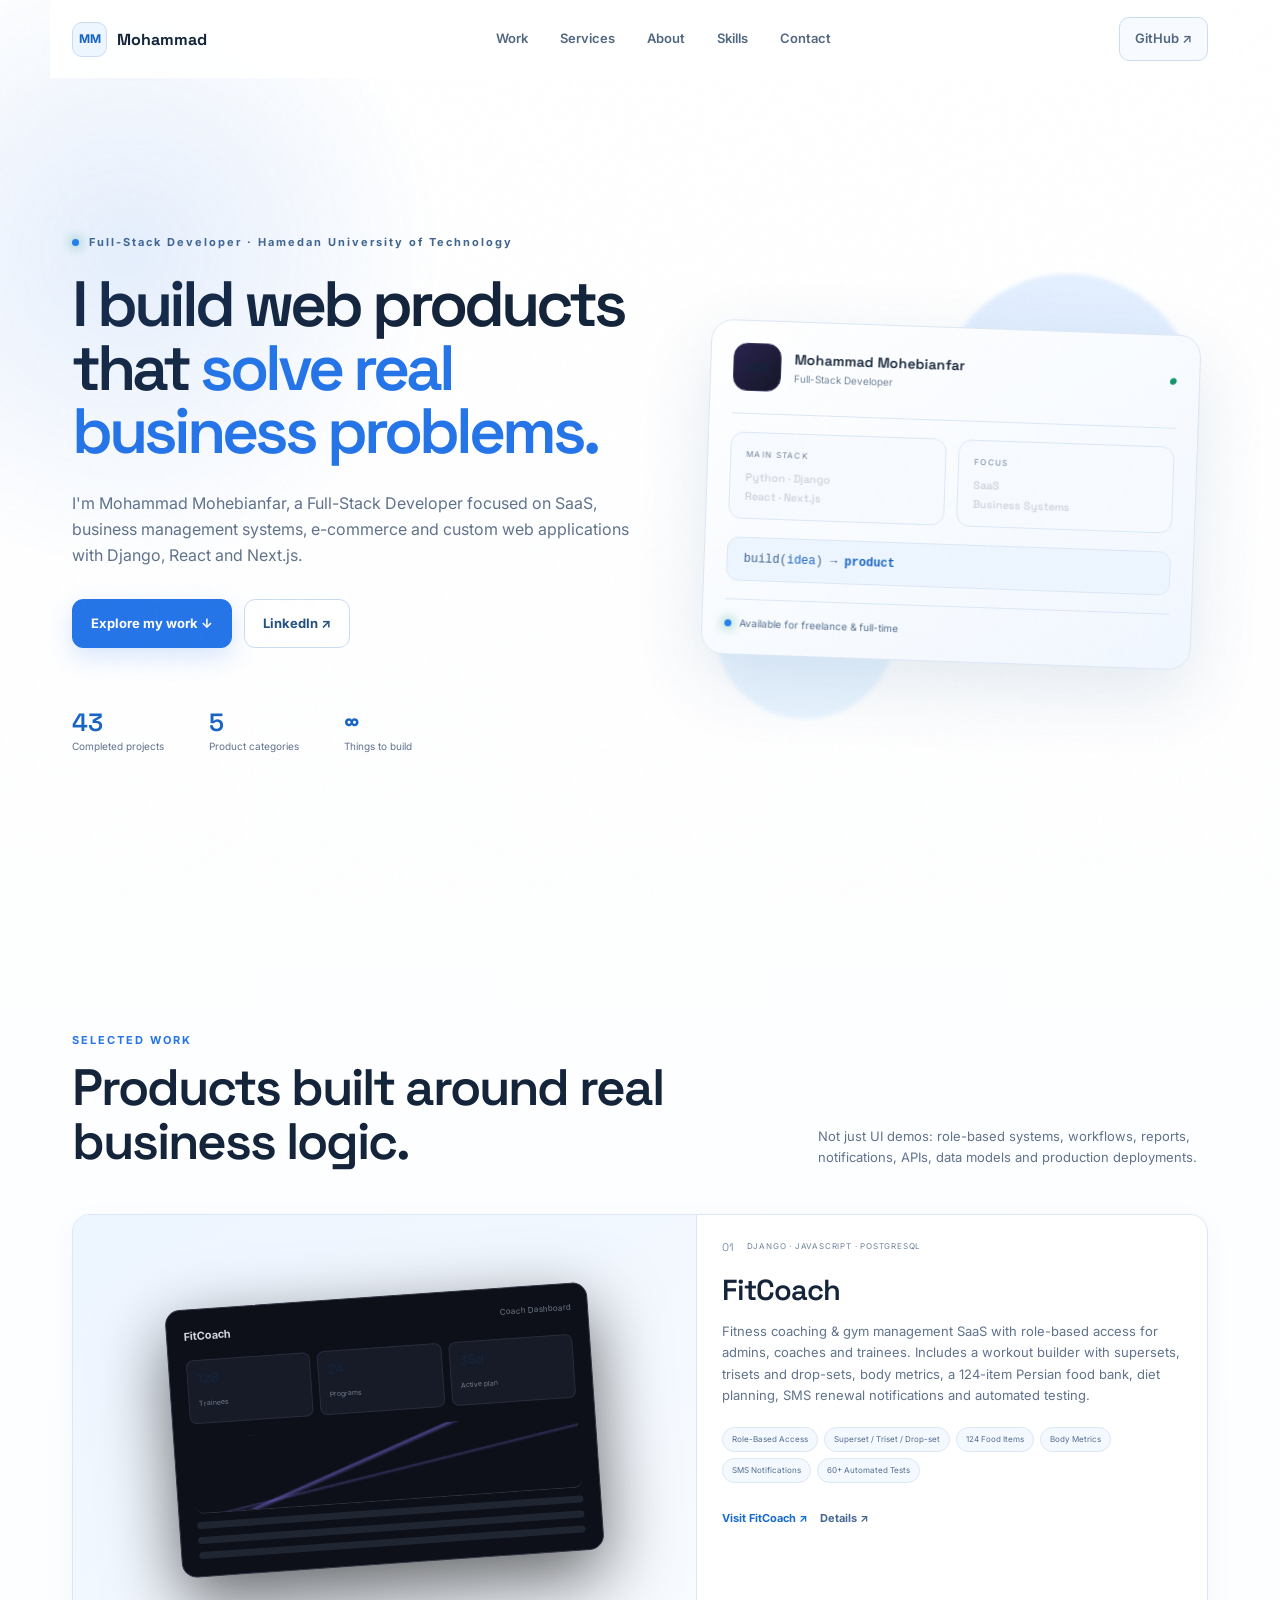
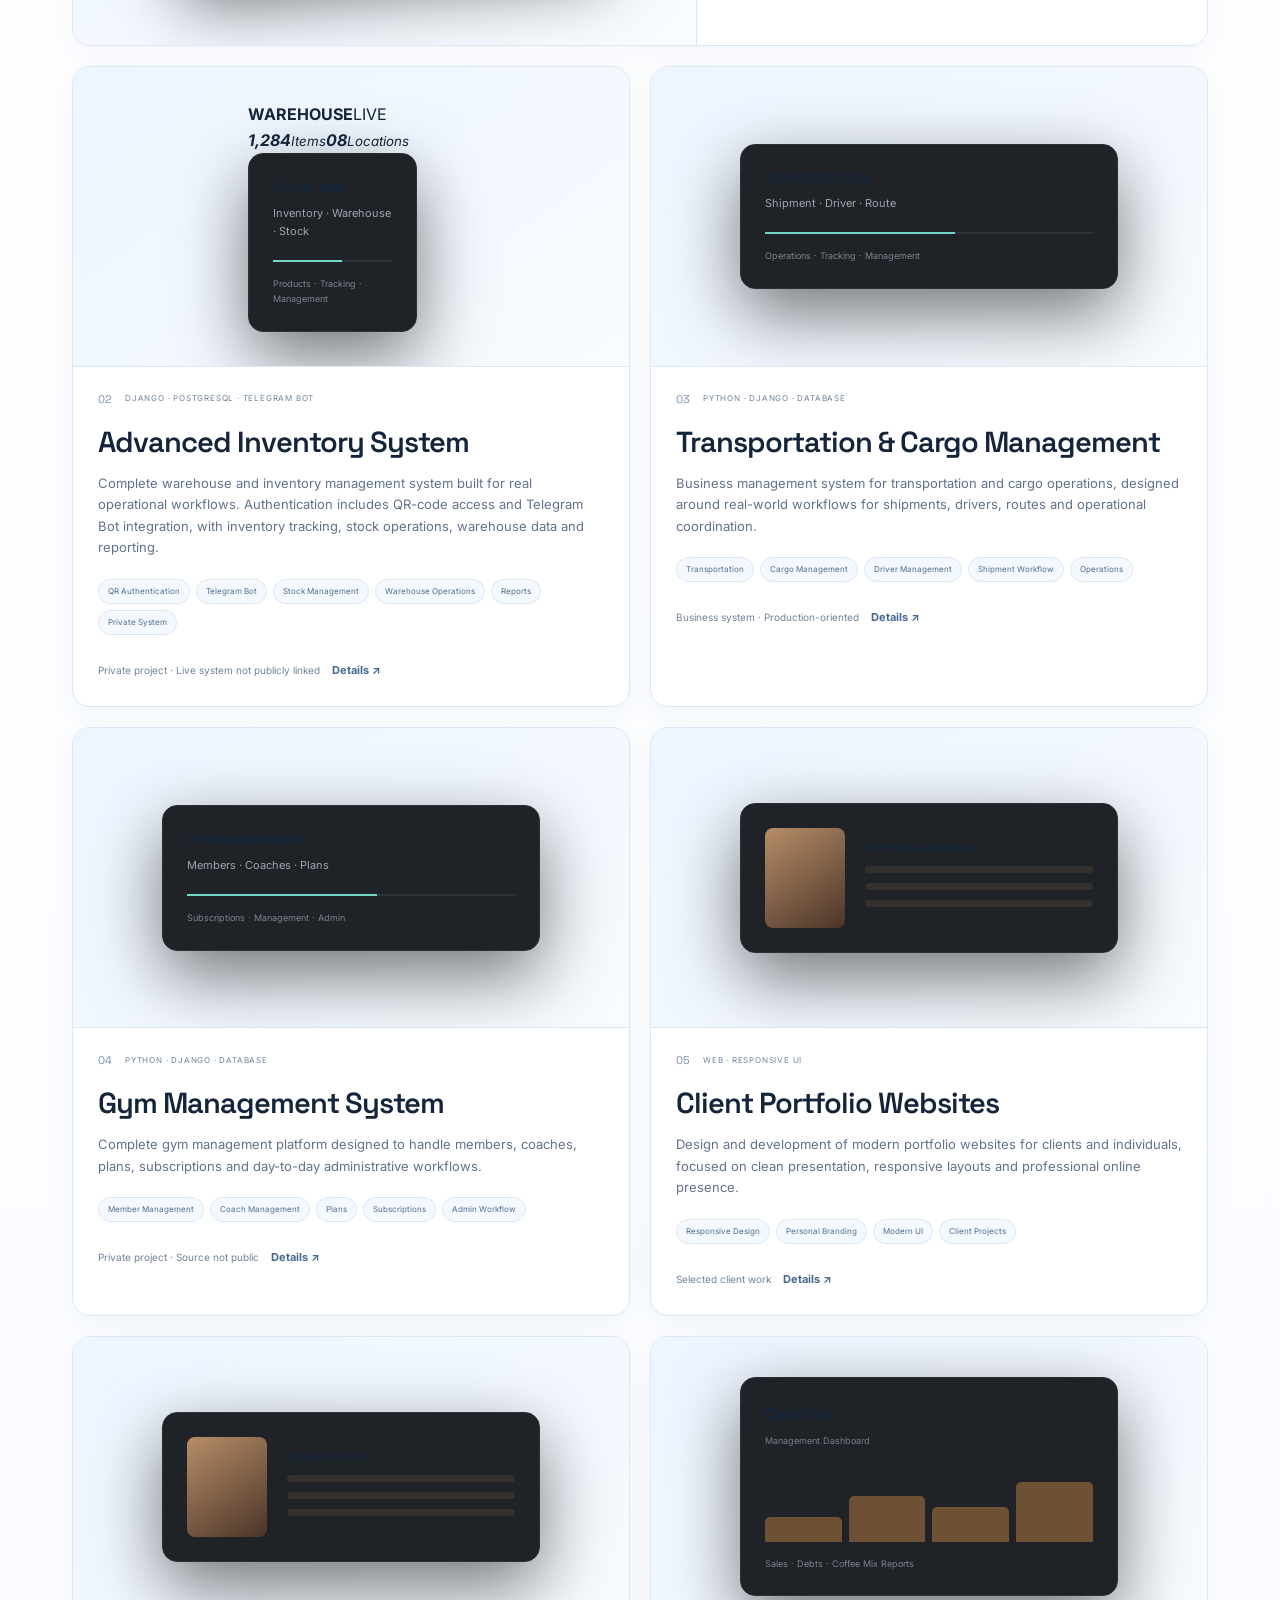
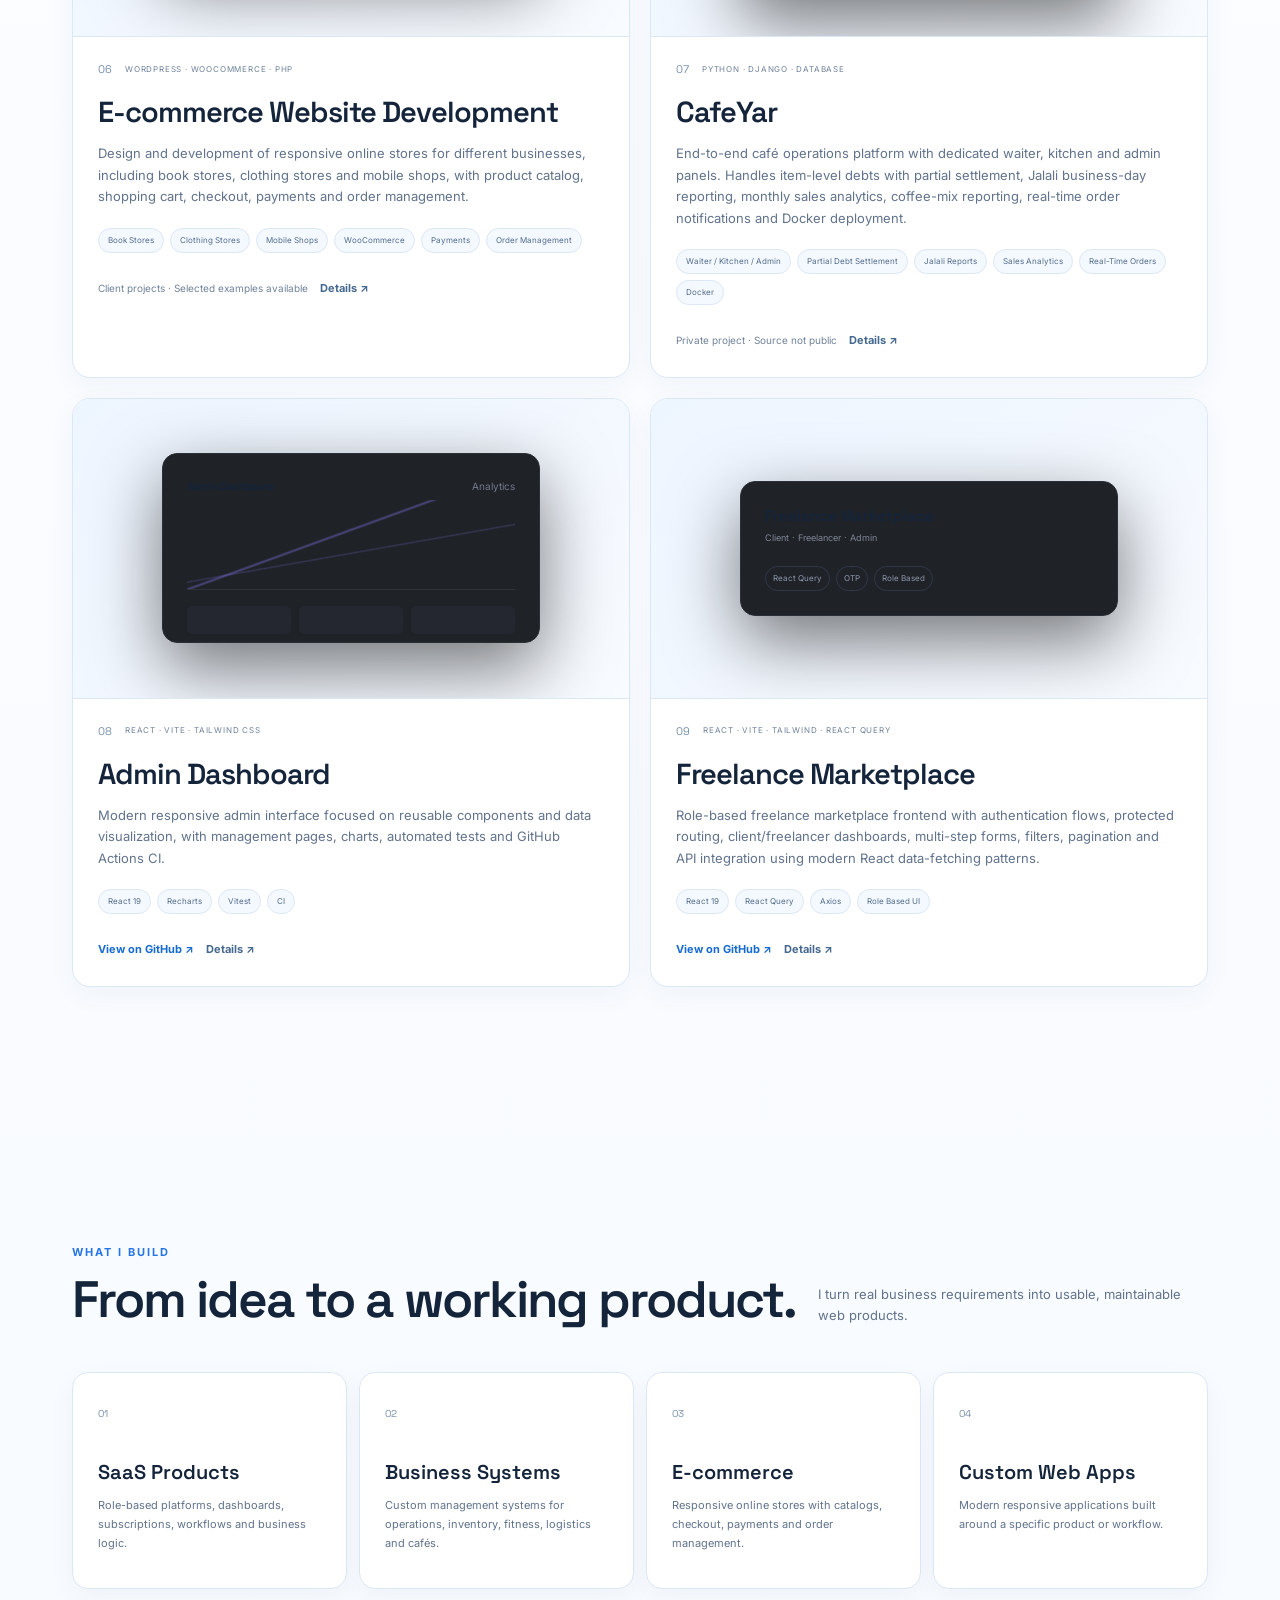
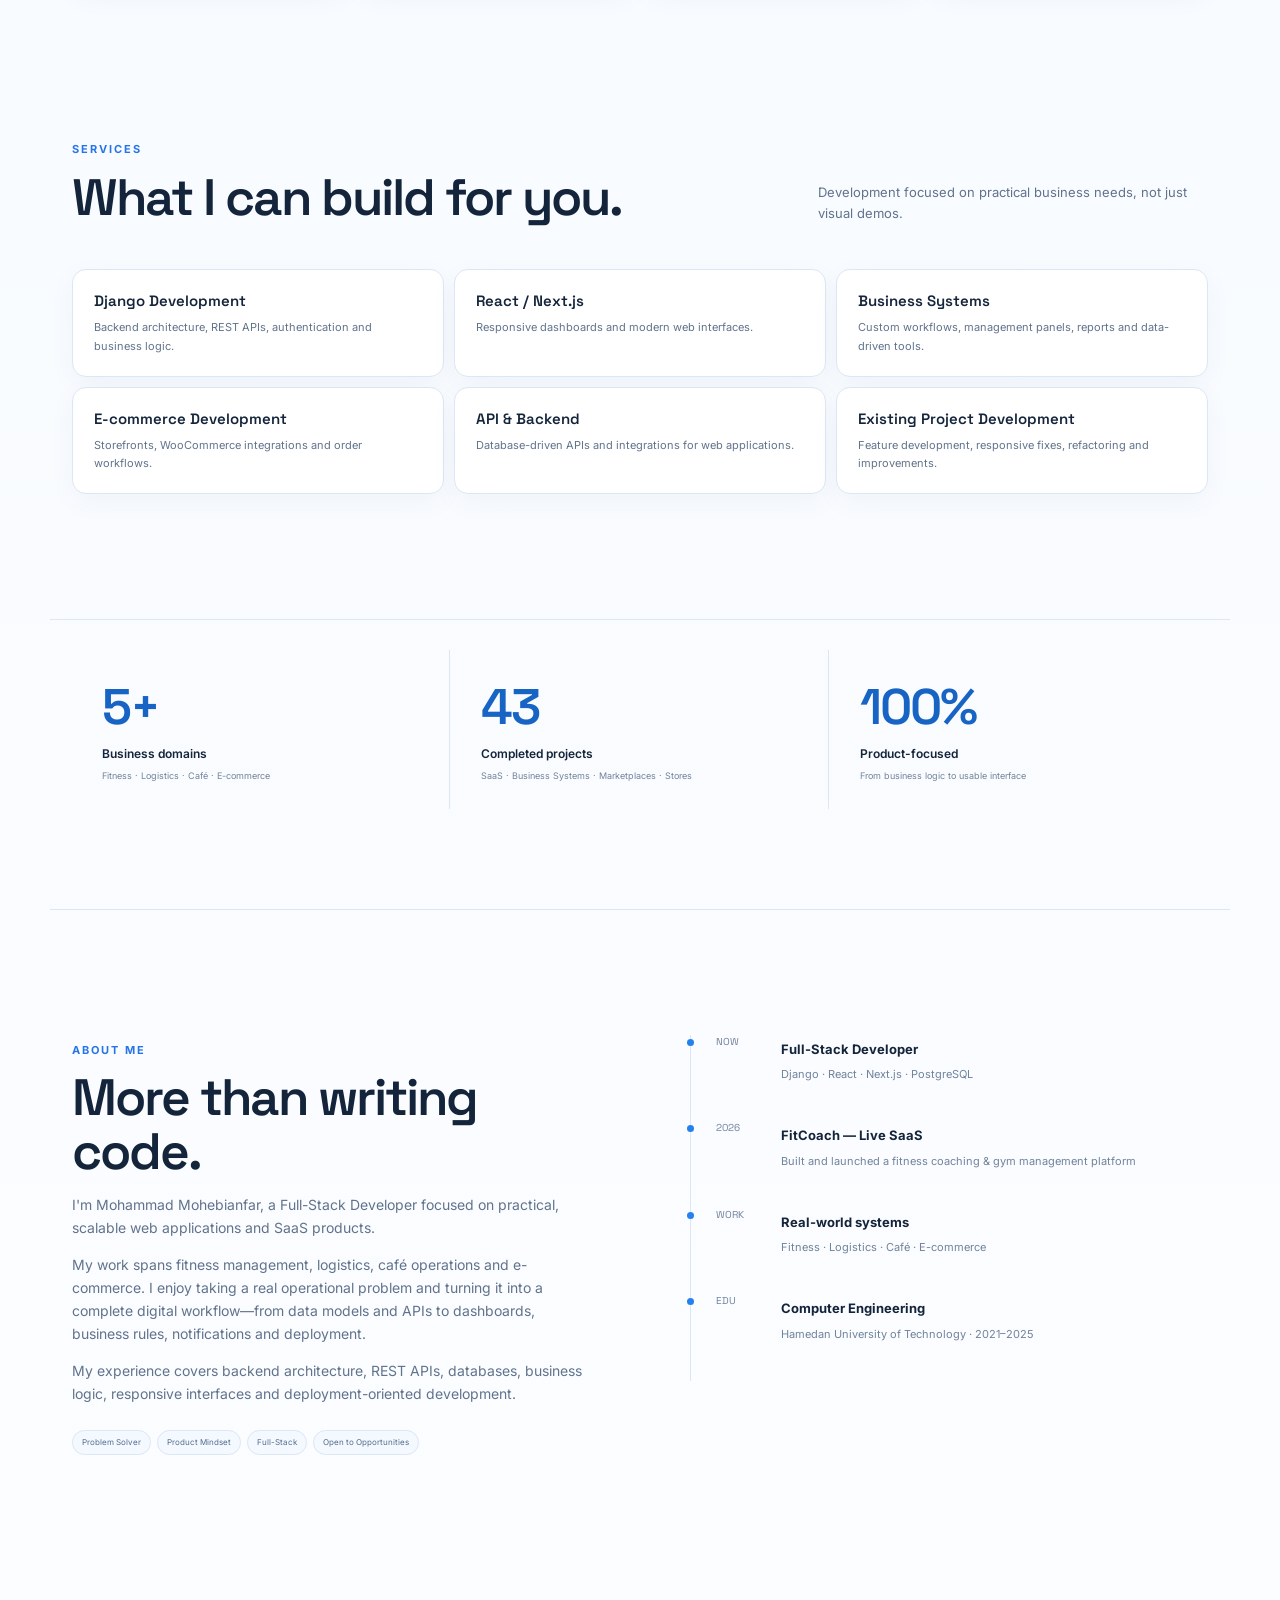
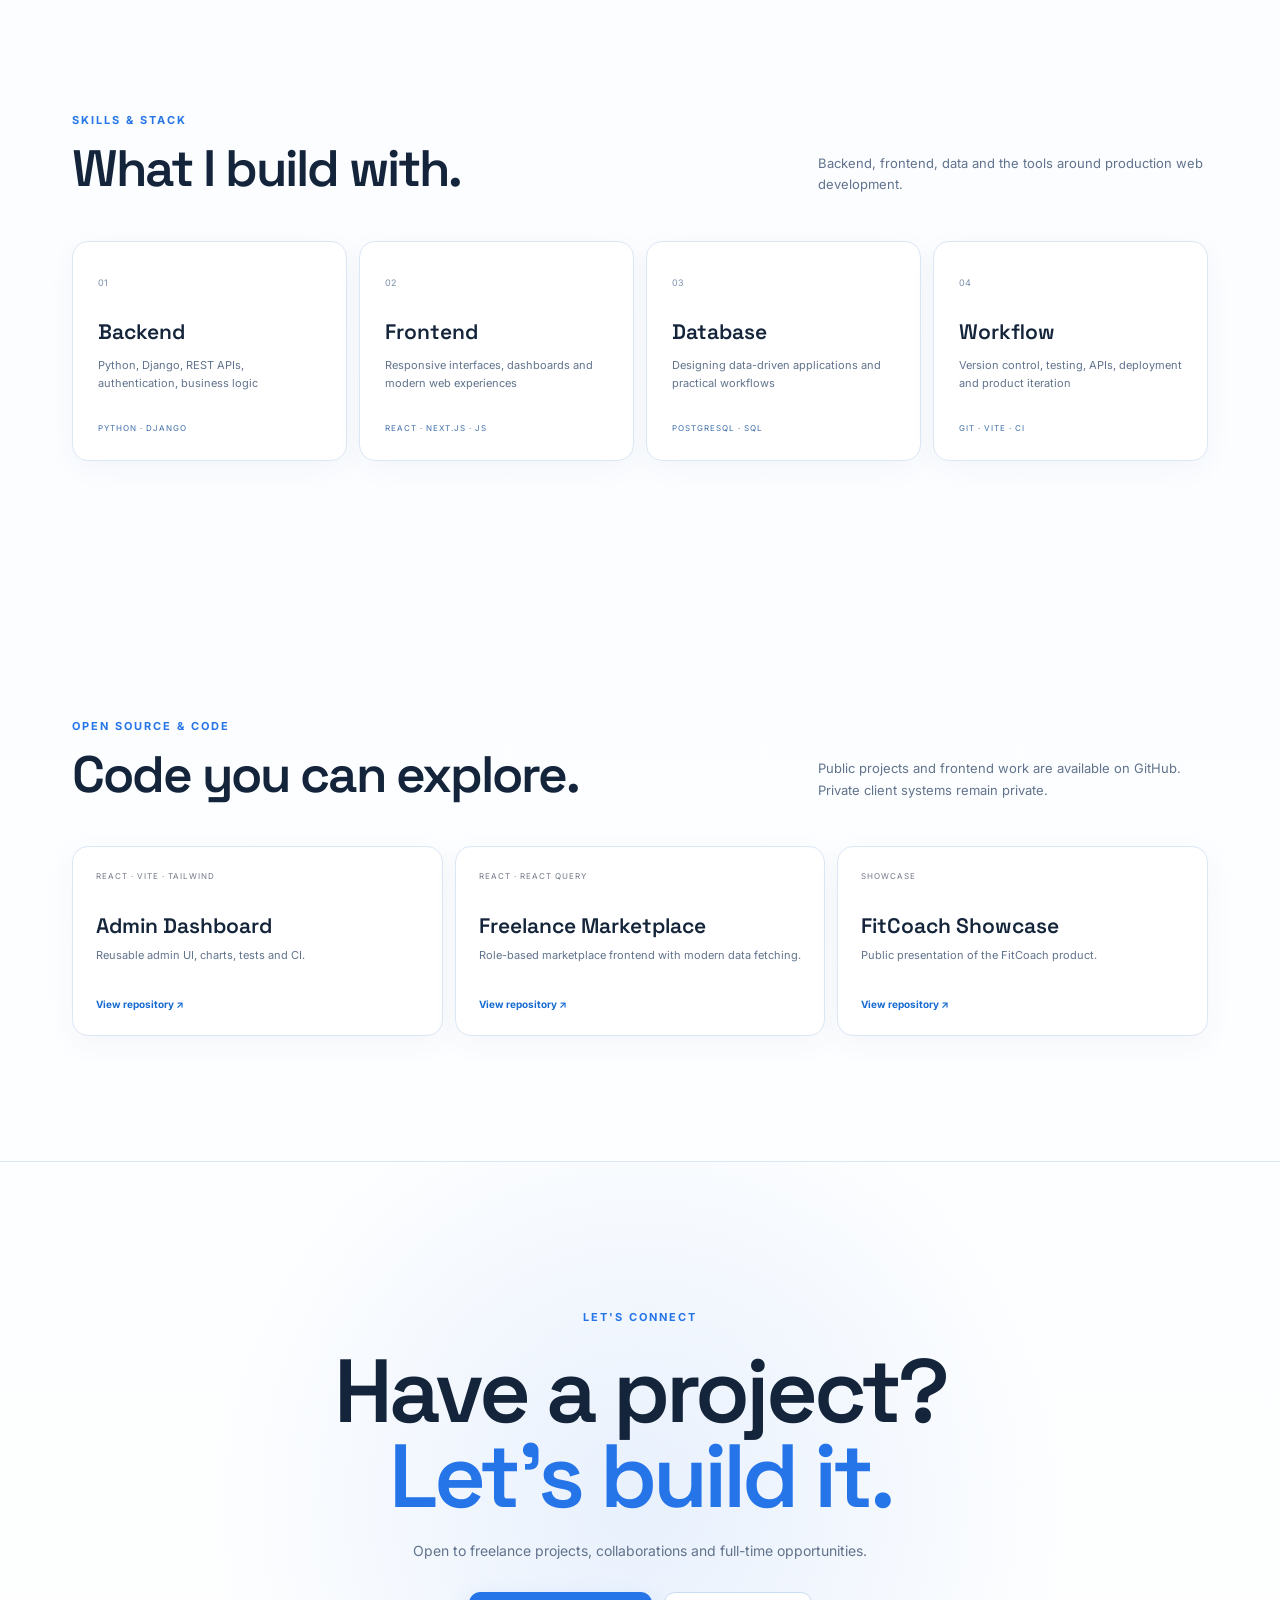
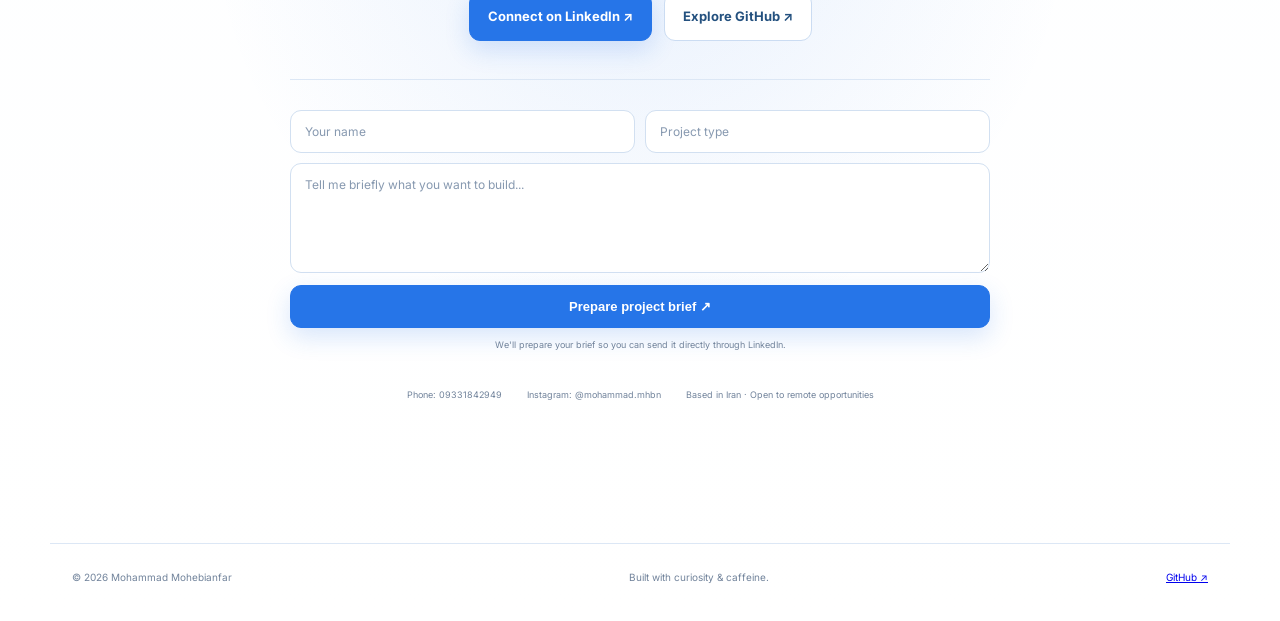
<file: index.html>
<!doctype html>
<html lang="en">
<head>
  <meta charset="UTF-8" />
  <meta name="viewport" content="width=device-width, initial-scale=1.0" />
  <meta name="description" content="Mohammad Mohebianfar — Full-Stack Developer building SaaS, management systems, e-commerce platforms and modern web applications." />
  <meta name="theme-color" content="#ffffff" />
  <meta name="robots" content="index, follow" />
  <meta property="og:title" content="Mohammad Mohebianfar — Full-Stack Developer" />
  <meta property="og:description" content="Full-Stack Developer building SaaS products, business systems, e-commerce platforms and modern web applications." />
  <meta property="og:type" content="website" />
  <meta property="og:url" content="https://www.mohammadmohebian.ir/" />
  <title>Mohammad Mohebianfar — Full-Stack Developer</title>
  <link rel="preconnect" href="https://fonts.googleapis.com">
  <link rel="preconnect" href="https://fonts.gstatic.com" crossorigin>
  <link href="https://fonts.googleapis.com/css2?family=Inter:wght@400;500;600;700;800&family=Space+Grotesk:wght@500;600;700&display=swap" rel="stylesheet">
  <link rel="stylesheet" href="style.css" />
  <script type="application/ld+json">{"@context":"https://schema.org","@type":"Person","name":"Mohammad Mohebianfar","jobTitle":"Full-Stack Developer","url":"https://www.mohammadmohebian.ir/","sameAs":["https://github.com/MohammadMHB","https://www.linkedin.com/in/mohammadmohebianfar"]}</script>
</head>
<body>
  <div class="noise"></div>
  <header class="nav">
    <a class="brand" href="#top"><span>MM</span><b>Mohammad</b></a>
    <nav class="desktop-nav"><a href="#work">Work</a><a href="#services">Services</a><a href="#about">About</a><a href="#skills">Skills</a><a href="#contact">Contact</a></nav><button class="menu-toggle" aria-label="Open menu" aria-expanded="false"><span></span><span></span><span></span></button><div class="mobile-menu"><a href="#work">Work</a><a href="#services">Services</a><a href="#about">About</a><a href="#skills">Skills</a><a href="#contact">Contact</a></div>
    <a class="nav-cta" href="https://github.com/MohammadMHB" target="_blank" rel="noreferrer">GitHub ↗</a>
  </header>
  <main id="top">
    <section class="hero">
      <div class="hero-copy reveal">
        <div class="eyebrow"><i></i> Full-Stack Developer · Hamedan University of Technology</div>
        <h1>I build web products that <em>solve real business problems.</em></h1>
        <p class="hero-text">I'm Mohammad Mohebianfar, a Full-Stack Developer focused on SaaS, business management systems, e-commerce and custom web applications with Django, React and Next.js.</p>
        <div class="hero-actions"><a class="btn primary" href="#work">Explore my work ↓</a><a class="btn ghost" href="https://www.linkedin.com/in/mohammadmohebianfar" target="_blank" rel="noreferrer">LinkedIn ↗</a></div>
        <div class="mini-proof"><div><strong>43</strong><span>Completed projects</span></div><div><strong>5</strong><span>Product categories</span></div><div><strong>∞</strong><span>Things to build</span></div></div>
      </div>
      <div class="hero-art reveal"><div class="orb orb-a"></div><div class="orb orb-b"></div><div class="profile-card"><div class="profile-top"><div class="avatar">MM</div><div><b>Mohammad Mohebianfar</b><span>Full-Stack Developer</span></div><i>●</i></div><div class="profile-grid"><div><small>MAIN STACK</small><b>Python · Django</b><b>React · Next.js</b></div><div><small>FOCUS</small><b>SaaS</b><b>Business Systems</b></div></div><div class="code-line"><span>build(</span><em>idea</em><span>) → </span><strong>product</strong></div><div class="status"><i></i> Available for freelance & full-time</div></div></div>
    </section>
    <section class="section" id="work">
      <div class="section-head reveal"><div><span class="label">SELECTED WORK</span><h2>Products built around real business logic.</h2></div><p>Not just UI demos: role-based systems, workflows, reports, notifications, APIs, data models and production deployments.</p></div>
      <div class="projects">
        <article class="project featured reveal"><div class="project-visual fitcoach"><div class="product-screen"><div class="screen-head"><b>FitCoach</b><span>Coach Dashboard</span></div><div class="screen-stats"><i><b>128</b><small>Trainees</small></i><i><b>24</b><small>Programs</small></i><i><b>35d</b><small>Active plan</small></i></div><div class="screen-chart"></div><div class="screen-list"><i></i><i></i><i></i></div></div></div><div class="project-info"><div><span class="num">01</span><span class="tech">DJANGO · JAVASCRIPT · POSTGRESQL</span></div><h3>FitCoach</h3><p>Fitness coaching & gym management SaaS with role-based access for admins, coaches and trainees. Includes a workout builder with supersets, trisets and drop-sets, body metrics, a 124-item Persian food bank, diet planning, SMS renewal notifications and automated testing.</p><div class="chips"><span>Role-Based Access</span><span>Superset / Triset / Drop-set</span><span>124 Food Items</span><span>Body Metrics</span><span>SMS Notifications</span><span>60+ Automated Tests</span></div><a href="https://fitcoachclub.ir" target="_blank" rel="noreferrer" class="project-link">Visit FitCoach ↗</a></div></article>
        <article class="project reveal"><div class="project-visual inventory"><div class="inventory-card"><div class="inventory-top"><b>WAREHOUSE</b><span>LIVE</span></div><div class="inventory-metrics"><i><b>1,284</b><small>Items</small></i><i><b>08</b><small>Locations</small></i></div><div class="route-card inventory-route"><b>STOCK HUB</b><span>Inventory · Warehouse · Stock</span><div class="route-line"><i></i></div><small>Products · Tracking · Management</small></div></div></div><div class="project-info"><div><span class="num">02</span><span class="tech">DJANGO · POSTGRESQL · TELEGRAM BOT</span></div><h3>Advanced Inventory System</h3><p>Complete warehouse and inventory management system built for real operational workflows. Authentication includes QR-code access and Telegram Bot integration, with inventory tracking, stock operations, warehouse data and reporting.</p><div class="chips"><span>QR Authentication</span><span>Telegram Bot</span><span>Stock Management</span><span>Warehouse Operations</span><span>Reports</span><span>Private System</span></div><span class="private-note">Private project · Live system not publicly linked</span></div></article>
        <article class="project reveal"><div class="project-visual transport"><div class="route-card"><b>TRANSPORT HUB</b><span>Shipment · Driver · Route</span><div class="route-line"><i></i></div><small>Operations · Tracking · Management</small></div></div><div class="project-info"><div><span class="num">03</span><span class="tech">PYTHON · DJANGO · DATABASE</span></div><h3>Transportation & Cargo Management</h3><p>Business management system for transportation and cargo operations, designed around real-world workflows for shipments, drivers, routes and operational coordination.</p><div class="chips"><span>Transportation</span><span>Cargo Management</span><span>Driver Management</span><span>Shipment Workflow</span><span>Operations</span></div><span class="private-note">Business system · Production-oriented</span></div></article>
        <article class="project reveal"><div class="project-visual gym"><div class="route-card"><b>GYM MANAGEMENT</b><span>Members · Coaches · Plans</span><div class="route-line"><i></i></div><small>Subscriptions · Management · Admin</small></div></div><div class="project-info"><div><span class="num">04</span><span class="tech">PYTHON · DJANGO · DATABASE</span></div><h3>Gym Management System</h3><p>Complete gym management platform designed to handle members, coaches, plans, subscriptions and day-to-day administrative workflows.</p><div class="chips"><span>Member Management</span><span>Coach Management</span><span>Plans</span><span>Subscriptions</span><span>Admin Workflow</span></div><span class="private-note">Private project · Source not public</span></div></article>
        <article class="project reveal"><div class="project-visual client"><div class="shop-card"><div class="product-dot"></div><div class="shop-lines"><b>Portfolio Website</b><i></i><i></i><i></i></div></div></div><div class="project-info"><div><span class="num">05</span><span class="tech">WEB · RESPONSIVE UI</span></div><h3>Client Portfolio Websites</h3><p>Design and development of modern portfolio websites for clients and individuals, focused on clean presentation, responsive layouts and professional online presence.</p><div class="chips"><span>Responsive Design</span><span>Personal Branding</span><span>Modern UI</span><span>Client Projects</span></div><span class="private-note">Selected client work</span></div></article>
        <article class="project reveal"><div class="project-visual shop"><div class="shop-card"><div class="product-dot"></div><div class="shop-lines"><b>Online Store</b><i></i><i></i><i></i></div></div></div><div class="project-info"><div><span class="num">06</span><span class="tech">WORDPRESS · WOOCOMMERCE · PHP</span></div><h3>E-commerce Website Development</h3><p>Design and development of responsive online stores for different businesses, including book stores, clothing stores and mobile shops, with product catalog, shopping cart, checkout, payments and order management.</p><div class="chips"><span>Book Stores</span><span>Clothing Stores</span><span>Mobile Shops</span><span>WooCommerce</span><span>Payments</span><span>Order Management</span></div><span class="private-note">Client projects · Selected examples available</span></div></article>
        <article class="project reveal"><div class="project-visual cafe"><div class="cafe-card"><b>CafeYar</b><span>Management Dashboard</span><div class="cafe-bars"><i></i><i></i><i></i><i></i></div><small>Sales · Debts · Coffee Mix Reports</small></div></div><div class="project-info"><div><span class="num">07</span><span class="tech">PYTHON · DJANGO · DATABASE</span></div><h3>CafeYar</h3><p>End-to-end café operations platform with dedicated waiter, kitchen and admin panels. Handles item-level debts with partial settlement, Jalali business-day reporting, monthly sales analytics, coffee-mix reporting, real-time order notifications and Docker deployment.</p><div class="chips"><span>Waiter / Kitchen / Admin</span><span>Partial Debt Settlement</span><span>Jalali Reports</span><span>Sales Analytics</span><span>Real-Time Orders</span><span>Docker</span></div><span class="private-note">Private project · Source not public</span></div></article>
        <article class="project reveal"><div class="project-visual admin"><div class="admin-card"><div class="admin-title"><b>Admin Dashboard</b><span>Analytics</span></div><div class="chart"></div><div class="admin-stats"><i></i><i></i><i></i></div></div></div><div class="project-info"><div><span class="num">08</span><span class="tech">REACT · VITE · TAILWIND CSS</span></div><h3>Admin Dashboard</h3><p>Modern responsive admin interface focused on reusable components and data visualization, with management pages, charts, automated tests and GitHub Actions CI.</p><div class="chips"><span>React 19</span><span>Recharts</span><span>Vitest</span><span>CI</span></div><a href="https://github.com/MohammadMHB/Admin-Dashboard" target="_blank" rel="noreferrer" class="project-link">View on GitHub ↗</a></div></article>
        <article class="project reveal"><div class="project-visual freelance"><div class="freelance-card"><b>Freelance Marketplace</b><span>Client · Freelancer · Admin</span><div><i>React Query</i><i>OTP</i><i>Role Based</i></div></div></div><div class="project-info"><div><span class="num">09</span><span class="tech">REACT · VITE · TAILWIND · REACT QUERY</span></div><h3>Freelance Marketplace</h3><p>Role-based freelance marketplace frontend with authentication flows, protected routing, client/freelancer dashboards, multi-step forms, filters, pagination and API integration using modern React data-fetching patterns.</p><div class="chips"><span>React 19</span><span>React Query</span><span>Axios</span><span>Role Based UI</span></div><a href="https://github.com/MohammadMHB/freelancing-app" target="_blank" rel="noreferrer" class="project-link">View on GitHub ↗</a></div></article>
      </div>
    </section>

    <section class="section build-section" id="services">
      <div class="section-head reveal"><div><span class="label">WHAT I BUILD</span><h2>From idea to a working product.</h2></div><p>I turn real business requirements into usable, maintainable web products.</p></div>
      <div class="build-grid reveal">
        <div class="build-card"><span>01</span><b>SaaS Products</b><p>Role-based platforms, dashboards, subscriptions, workflows and business logic.</p></div>
        <div class="build-card"><span>02</span><b>Business Systems</b><p>Custom management systems for operations, inventory, fitness, logistics and cafés.</p></div>
        <div class="build-card"><span>03</span><b>E-commerce</b><p>Responsive online stores with catalogs, checkout, payments and order management.</p></div>
        <div class="build-card"><span>04</span><b>Custom Web Apps</b><p>Modern responsive applications built around a specific product or workflow.</p></div>
      </div>
    </section>
    <section class="section services-section">
      <div class="section-head reveal"><div><span class="label">SERVICES</span><h2>What I can build for you.</h2></div><p>Development focused on practical business needs, not just visual demos.</p></div>
      <div class="services-grid reveal">
        <div class="service-item"><b>Django Development</b><span>Backend architecture, REST APIs, authentication and business logic.</span></div>
        <div class="service-item"><b>React / Next.js</b><span>Responsive dashboards and modern web interfaces.</span></div>
        <div class="service-item"><b>Business Systems</b><span>Custom workflows, management panels, reports and data-driven tools.</span></div>
        <div class="service-item"><b>E-commerce Development</b><span>Storefronts, WooCommerce integrations and order workflows.</span></div>
        <div class="service-item"><b>API & Backend</b><span>Database-driven APIs and integrations for web applications.</span></div>
        <div class="service-item"><b>Existing Project Development</b><span>Feature development, responsive fixes, refactoring and improvements.</span></div>
      </div>
    </section>
    <section class="section numbers reveal"><div class="number"><strong>5+</strong><span>Business domains</span><small>Fitness · Logistics · Café · E-commerce</small></div><div class="number"><strong>43</strong><span>Completed projects</span><small>SaaS · Business Systems · Marketplaces · Stores</small></div><div class="number"><strong>100%</strong><span>Product-focused</span><small>From business logic to usable interface</small></div></section>
    <section class="about section" id="about"><div class="about-card reveal"><span class="label">ABOUT ME</span><h2>More than writing code.</h2><p>I'm Mohammad Mohebianfar, a Full-Stack Developer focused on practical, scalable web applications and SaaS products.</p><p>My work spans fitness management, logistics, café operations and e-commerce. I enjoy taking a real operational problem and turning it into a complete digital workflow—from data models and APIs to dashboards, business rules, notifications and deployment.</p><p>My experience covers backend architecture, REST APIs, databases, business logic, responsive interfaces and deployment-oriented development.</p><div class="about-tags"><span>Problem Solver</span><span>Product Mindset</span><span>Full-Stack</span><span>Open to Opportunities</span></div></div><div class="timeline reveal"><div class="timeline-item"><span>NOW</span><div><b>Full-Stack Developer</b><p>Django · React · Next.js · PostgreSQL</p></div></div><div class="timeline-item"><span>2026</span><div><b>FitCoach — Live SaaS</b><p>Built and launched a fitness coaching & gym management platform</p></div></div><div class="timeline-item"><span>WORK</span><div><b>Real-world systems</b><p>Fitness · Logistics · Café · E-commerce</p></div></div><div class="timeline-item"><span>EDU</span><div><b>Computer Engineering</b><p>Hamedan University of Technology · 2021–2025</p></div></div></div></section>
    <section class="section skills-section" id="skills"><div class="section-head reveal"><div><span class="label">SKILLS & STACK</span><h2>What I build with.</h2></div><p>Backend, frontend, data and the tools around production web development.</p></div><div class="skills-grid reveal"><div class="skill-card"><span>01</span><b>Backend</b><p>Python, Django, REST APIs, authentication, business logic</p><div>PYTHON · DJANGO</div></div><div class="skill-card"><span>02</span><b>Frontend</b><p>Responsive interfaces, dashboards and modern web experiences</p><div>REACT · NEXT.JS · JS</div></div><div class="skill-card"><span>03</span><b>Database</b><p>Designing data-driven applications and practical workflows</p><div>POSTGRESQL · SQL</div></div><div class="skill-card"><span>04</span><b>Workflow</b><p>Version control, testing, APIs, deployment and product iteration</p><div>GIT · VITE · CI</div></div></div></section>

    <section class="section open-source-section">
      <div class="section-head reveal"><div><span class="label">OPEN SOURCE & CODE</span><h2>Code you can explore.</h2></div><p>Public projects and frontend work are available on GitHub. Private client systems remain private.</p></div>
      <div class="repo-grid reveal">
        <a class="repo-card" href="https://github.com/MohammadMHB/Admin-Dashboard" target="_blank" rel="noreferrer"><span>REACT · VITE · TAILWIND</span><b>Admin Dashboard</b><small>Reusable admin UI, charts, tests and CI.</small><strong>View repository ↗</strong></a>
        <a class="repo-card" href="https://github.com/MohammadMHB/freelancing-app" target="_blank" rel="noreferrer"><span>REACT · REACT QUERY</span><b>Freelance Marketplace</b><small>Role-based marketplace frontend with modern data fetching.</small><strong>View repository ↗</strong></a>
        <a class="repo-card" href="https://github.com/MohammadMHB/FitCoach-Showcase" target="_blank" rel="noreferrer"><span>SHOWCASE</span><b>FitCoach Showcase</b><small>Public presentation of the FitCoach product.</small><strong>View repository ↗</strong></a>
      </div>
    </section>
    <section class="contact section" id="contact"><div class="contact-inner reveal"><span class="label">LET'S CONNECT</span><h2>Have a project?<br><em>Let's build it.</em></h2><p>Open to freelance projects, collaborations and full-time opportunities.</p><div class="contact-actions"><a class="btn primary" href="https://www.linkedin.com/in/mohammadmohebianfar" target="_blank" rel="noreferrer">Connect on LinkedIn ↗</a><a class="btn ghost" href="https://github.com/MohammadMHB" target="_blank" rel="noreferrer">Explore GitHub ↗</a></div>
      <form class="project-form" id="project-form">
        <div class="form-row"><input name="name" placeholder="Your name" required /><input name="project" placeholder="Project type" required /></div>
        <textarea name="message" rows="4" placeholder="Tell me briefly what you want to build..." required></textarea>
        <button class="btn primary" type="submit">Prepare project brief ↗</button>
        <small>We'll prepare your brief so you can send it directly through LinkedIn.</small>
      </form><div class="contact-meta"><span>Phone: 09331842949</span><span>Instagram: @mohammad.mhbn</span><span>Based in Iran · Open to remote opportunities</span></div></div></section>
  </main>
  <div class="project-modal" id="project-modal" aria-hidden="true"><div class="modal-backdrop" data-close-modal></div><div class="modal-card" role="dialog" aria-modal="true" aria-labelledby="modal-title"><button class="modal-close" type="button" data-close-modal aria-label="Close">×</button><span class="label">PROJECT DETAILS</span><h2 id="modal-title"></h2><p id="modal-description"></p><div id="modal-chips" class="chips"></div><div id="modal-link"></div></div></div>
  <footer><span>© 2026 Mohammad Mohebianfar</span><span>Built with curiosity & caffeine.</span><a href="https://github.com/MohammadMHB" target="_blank" rel="noreferrer">GitHub ↗</a></footer>
  <script src="script.js"></script>
</body>
</html>
</file>
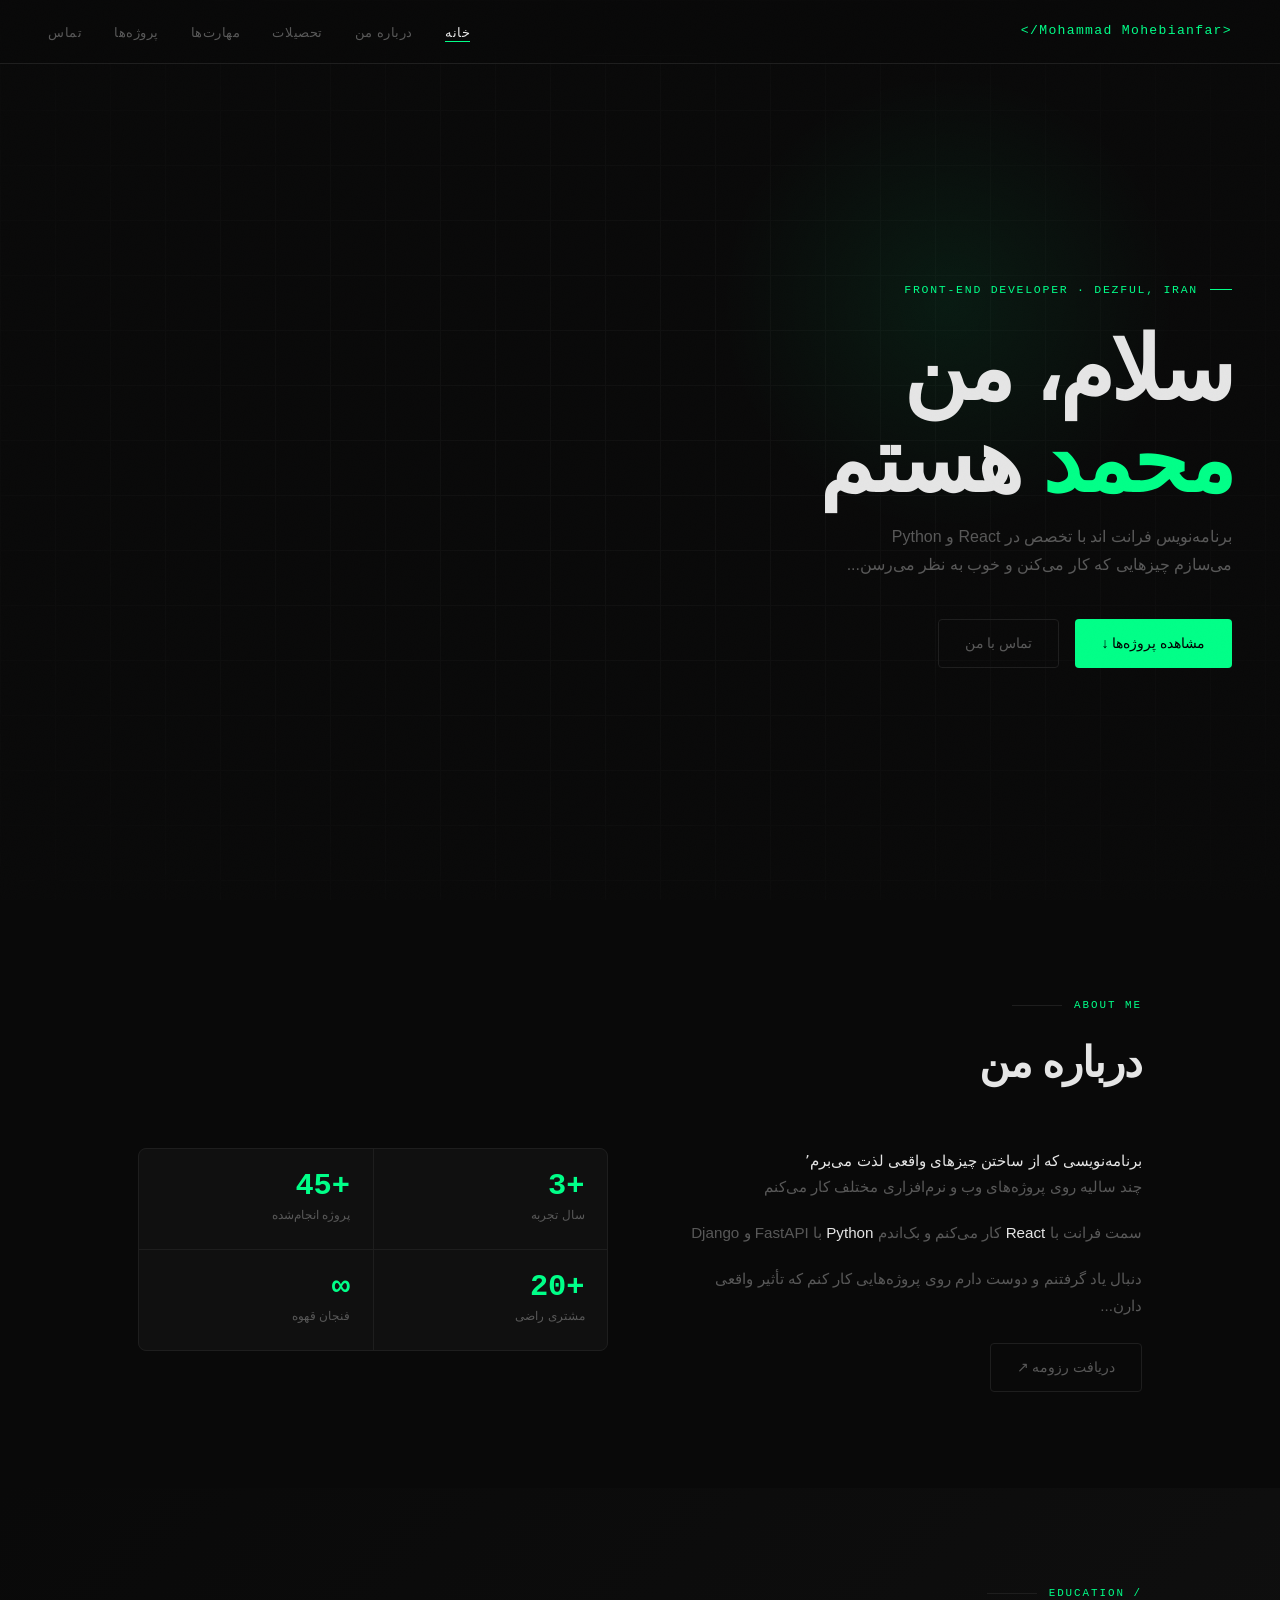
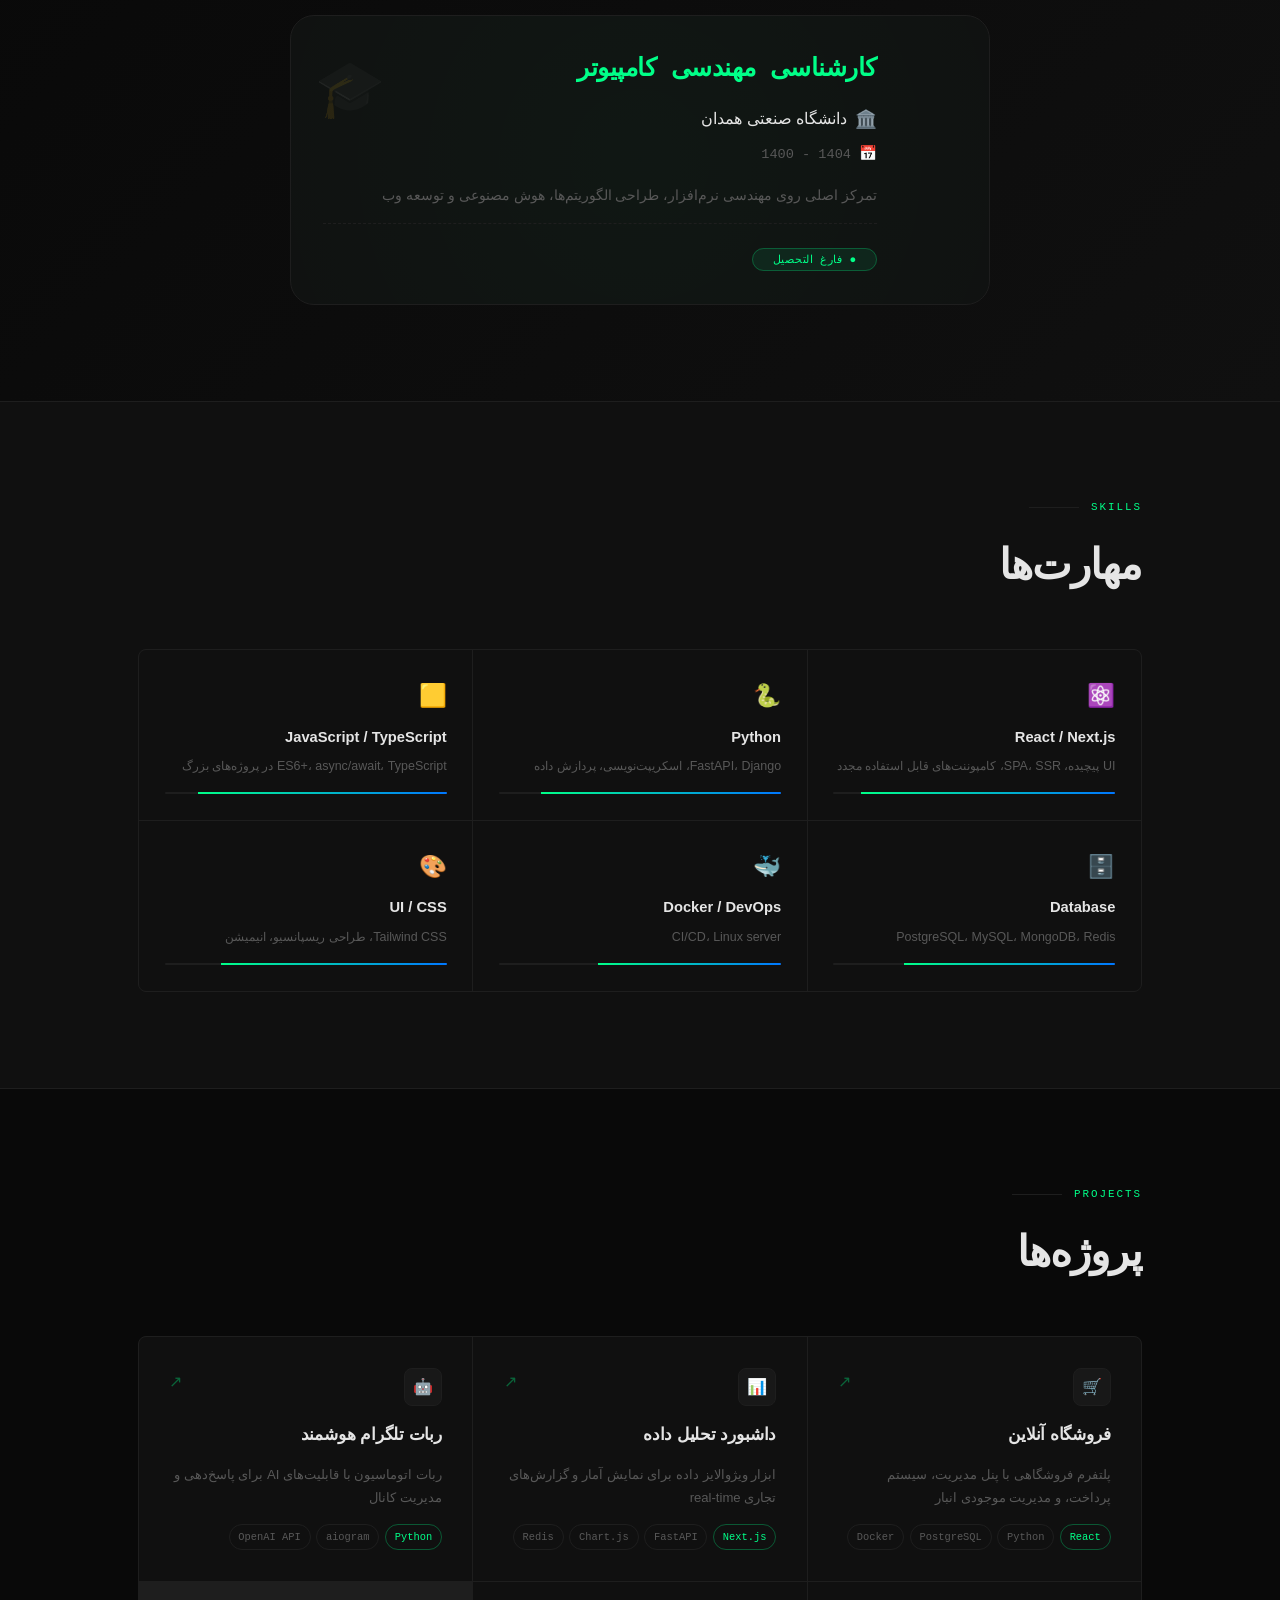
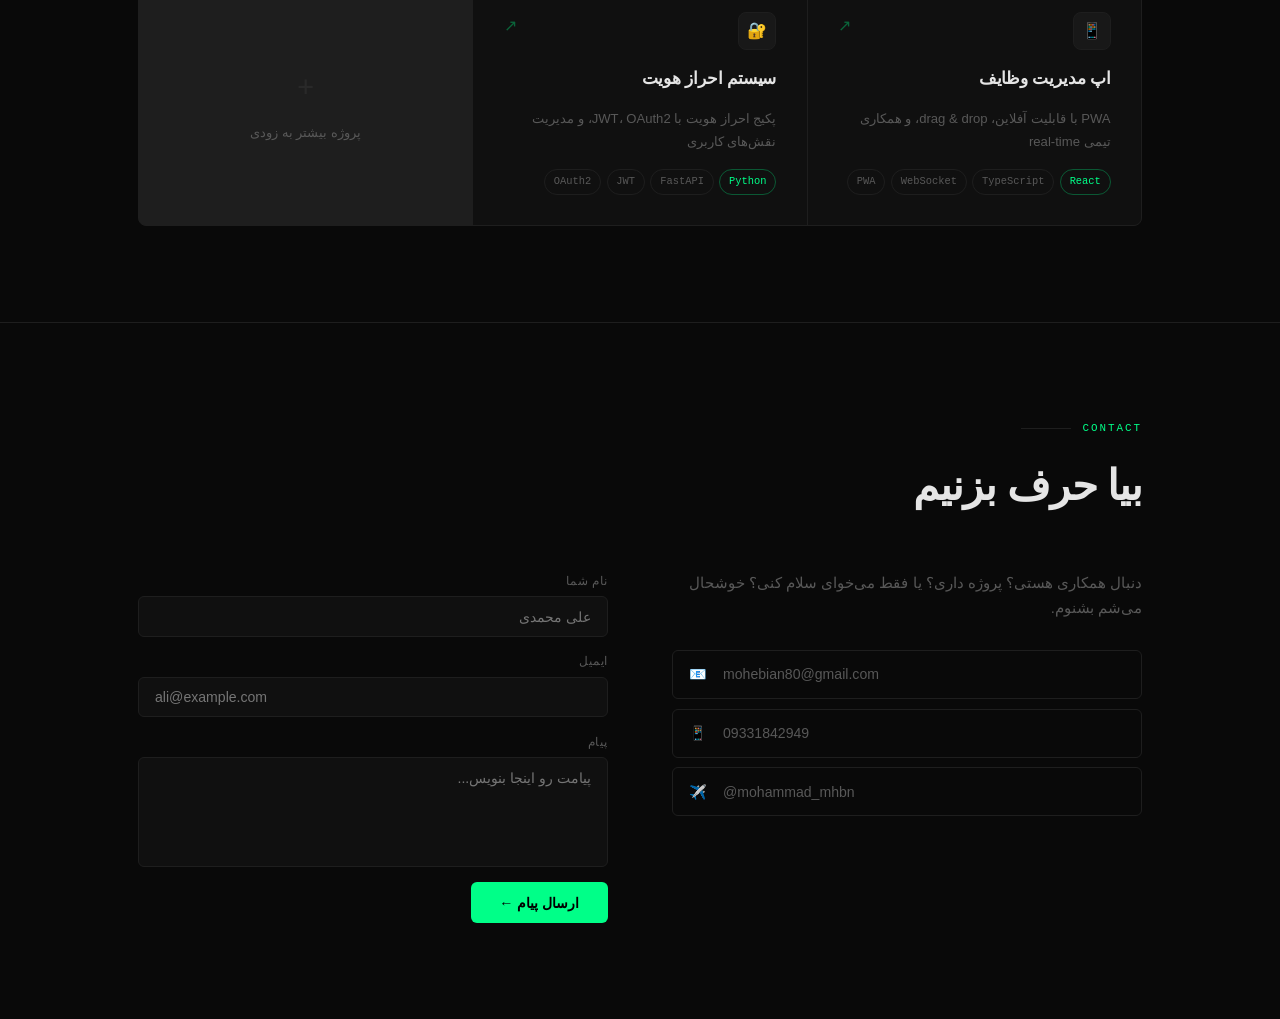
<file: portfolio/core/templates/core/index.html>
<!DOCTYPE html>
<html lang="fa" dir="rtl">
<head>
  <meta charset="UTF-8" />
  <meta name="viewport" content="width=device-width, initial-scale=1.0" />
  <title>Mohammad | Front-End Developer</title>
  <link rel="preconnect" href="https://cdn.vazirmatn.ir" />
  <link rel="stylesheet" href="https://cdn.vazirmatn.ir/vazirmatn/13.0.2/Vazirmatn.css" />
  <style>
    *, *::before, *::after { box-sizing: border-box; margin: 0; padding: 0; }
    :root {
      --bg: #090909;
      --bg2: #101010;
      --bg3: #181818;
      --border: #1e1e1e;
      --text: #e5e5e5;
      --muted: #585858;
      --acc: #00ff88;
      --acc2: #0077ff;
    }
    html { scroll-behavior: smooth; }
    body {
      background: var(--bg);
      color: var(--text);
      font-family: 'Vazirmatn', Tahoma, sans-serif;
      font-weight: 300;
      line-height: 1.75;
      overflow-x: hidden;
    }
    body::after {
      content: ''; position: fixed; inset: 0; pointer-events: none; z-index: 999; opacity: .3;
      background-image: url("data:image/svg+xml,%3Csvg xmlns='http://www.w3.org/2000/svg' width='250' height='250'%3E%3Cfilter id='n'%3E%3CfeTurbulence type='fractalNoise' baseFrequency='.85' numOctaves='4' stitchTiles='stitch'/%3E%3C/filter%3E%3Crect width='250' height='250' filter='url(%23n)' opacity='.05'/%3E%3C/svg%3E");
    }
    nav {
      position: fixed; top: 0; left: 0; right: 0; z-index: 100;
      display: flex; align-items: center; justify-content: space-between;
      padding: 1.1rem 3rem;
      background: rgba(9,9,9,.9); backdrop-filter: blur(18px);
      border-bottom: 1px solid var(--border);
    }
    .logo { font-family: 'Courier New', monospace; font-size: .82rem; color: var(--acc); letter-spacing: .1em; }
    .nav-links { display: flex; gap: 2rem; list-style: none; }
    .nav-links a {
      color: var(--muted); text-decoration: none; font-size: .82rem;
      letter-spacing: .04em; transition: color .2s; position: relative;
    }
    .nav-links a::after {
      content: ''; position: absolute; bottom: -2px; left: 0; right: 0;
      height: 1px; background: var(--acc); transform: scaleX(0); transition: transform .2s;
    }
    .nav-links a:hover, .nav-links a.on { color: var(--text); }
    .nav-links a:hover::after, .nav-links a.on::after { transform: scaleX(1); }
    .burger { display: none; flex-direction: column; gap: 5px; cursor: pointer; }
    .burger span { display: block; width: 22px; height: 1px; background: var(--muted); transition: .3s; }
    #hero {
      min-height: 100vh; display: flex; align-items: center;
      padding: 6rem 3rem 3rem; position: relative; overflow: hidden;
    }
    .grid-bg {
      position: absolute; inset: 0; opacity: .35;
      background-image:
        linear-gradient(var(--border) 1px, transparent 1px),
        linear-gradient(90deg, var(--border) 1px, transparent 1px);
      background-size: 55px 55px;
      mask-image: radial-gradient(ellipse 75% 75% at 50% 50%, black 20%, transparent 100%);
    }
    .glow {
      position: absolute; width: 460px; height: 460px; border-radius: 50%;
      background: radial-gradient(circle, rgba(0,255,136,.07) 0%, transparent 70%);
      top: 8%; right: 8%; pointer-events: none;
      animation: pulse 5s ease-in-out infinite alternate;
    }
    @keyframes pulse { from{opacity:.5;transform:scale(1)} to{opacity:1;transform:scale(1.08)} }
    .hero-c { position: relative; max-width: 680px; }
    .hero-tag {
      font-family: 'Courier New', monospace; font-size: .72rem;
      color: var(--acc); letter-spacing: .15em; text-transform: uppercase;
      margin-bottom: 1.5rem; display: flex; align-items: center; gap: .75rem;
      opacity: 0; animation: fu .6s .2s forwards;
    }
    .hero-tag::before { content: ''; display: inline-block; width: 22px; height: 1px; background: var(--acc); }
    h1.hname {
      font-size: clamp(2.8rem, 8vw, 5.5rem); font-weight: 900;
      line-height: 1.05; letter-spacing: -.03em; margin-bottom: .9rem;
      opacity: 0; animation: fu .6s .35s forwards;
    }
    h1.hname em { font-style: normal; color: var(--acc); }
    .hsub {
      font-size: 1rem; color: var(--muted); max-width: 440px; margin-bottom: 2.5rem;
      opacity: 0; animation: fu .6s .5s forwards;
    }
    .hcta { display: flex; gap: 1rem; flex-wrap: wrap; opacity: 0; animation: fu .6s .65s forwards; }
    .btn {
      display: inline-flex; align-items: center; gap: .5rem;
      padding: .7rem 1.6rem; border-radius: 4px;
      font-family: inherit; font-size: .88rem; font-weight: 500;
      text-decoration: none; cursor: pointer; transition: all .2s;
      border: 1px solid transparent;
    }
    .btn-p { background: var(--acc); color: #000; }
    .btn-p:hover { background: transparent; border-color: var(--acc); color: var(--acc); }
    .btn-g { border-color: var(--border); color: var(--muted); }
    .btn-g:hover { border-color: var(--acc); color: var(--acc); }
    @keyframes fu { from{opacity:0;transform:translateY(18px)} to{opacity:1;transform:translateY(0)} }
    .wrap { padding: 6rem 3rem; max-width: 1100px; margin: 0 auto; }
    .lbl {
      font-family: 'Courier New', monospace; font-size: .68rem;
      color: var(--acc); letter-spacing: .18em; text-transform: uppercase;
      margin-bottom: .75rem; display: flex; align-items: center; gap: .75rem;
    }
    .lbl::after { content: ''; flex: 1; height: 1px; background: var(--border); max-width: 50px; }
    h2.st { font-size: clamp(1.7rem, 4vw, 2.6rem); font-weight: 800; letter-spacing: -.025em; margin-bottom: 3rem; }
    .ag { display: grid; grid-template-columns: 1fr 1fr; gap: 4rem; align-items: start; }
    .at p { color: var(--muted); margin-bottom: 1.2rem; font-size: .95rem; }
    .at p strong { color: var(--text); font-weight: 500; }
    .stats { display: grid; grid-template-columns: 1fr 1fr; gap: 1px; background: var(--border); border: 1px solid var(--border); border-radius: 8px; overflow: hidden; }
    .stat { background: var(--bg2); padding: 1.4rem; transition: background .2s; }
    .stat:hover { background: var(--bg3); }
    .sn { font-family: 'Courier New', monospace; font-size: 1.9rem; font-weight: 700; color: var(--acc); line-height: 1; margin-bottom: .2rem; }
    .sl { font-size: .78rem; color: var(--muted); }
    #education {
      position: relative;
      background: linear-gradient(135deg, var(--bg) 0%, var(--bg2) 100%);
    }
    .edu-container {
      max-width: 700px;
      margin: 0 auto;
    }
    .edu-card {
      background: var(--bg2);
      border: 1px solid var(--border);
      border-radius: 24px;
      padding: 2rem;
      position: relative;
      overflow: hidden;
      transition: all 0.4s cubic-bezier(0.22, 1, 0.36, 1);
      backdrop-filter: blur(10px);
    }
    .edu-card:hover {
      border-color: var(--acc);
      transform: translateY(-6px);
      box-shadow: 0 20px 40px rgba(0, 255, 136, 0.08);
    }
    .edu-glow {
      position: absolute;
      top: -50%;
      right: -50%;
      width: 200%;
      height: 200%;
      background: radial-gradient(circle, rgba(0, 255, 136, 0.03) 0%, transparent 70%);
      pointer-events: none;
      transition: all 0.5s ease;
    }
    .edu-card:hover .edu-glow {
      opacity: 1;
      transform: scale(1.1);
    }
    .edu-icon {
      position: absolute;
      top: 24px;
      left: 24px;
    }
    .edu-icon-bg {
      font-size: 3.5rem;
      opacity: 0.12;
      display: block;
      transition: all 0.3s ease;
    }
    .edu-card:hover .edu-icon-bg {
      opacity: 0.2;
      transform: scale(1.05);
    }
    .edu-content {
      padding-right: 80px;
      position: relative;
      z-index: 2;
    }
    .edu-degree {
      font-size: 1.55rem;
      font-weight: 800;
      color: var(--acc);
      margin-bottom: 0.75rem;
      letter-spacing: -0.02em;
      font-family: 'Courier New', monospace;
    }
    .edu-university {
      font-size: 1rem;
      color: var(--text);
      margin-bottom: 0.5rem;
      display: flex;
      align-items: center;
      gap: 0.5rem;
    }
    .univ-icon {
      font-size: 1.1rem;
      opacity: 0.7;
    }
    .edu-year {
      font-size: 0.85rem;
      color: var(--muted);
      margin-bottom: 1rem;
      display: flex;
      align-items: center;
      gap: 0.5rem;
      font-family: 'Courier New', monospace;
    }
    .year-icon {
      font-size: 0.9rem;
    }
    .edu-desc {
      font-size: 0.88rem;
      color: var(--muted);
      line-height: 1.7;
      margin-bottom: 1.2rem;
      padding-bottom: 1rem;
      border-bottom: 1px dashed var(--border);
    }
    .edu-status {
      display: inline-block;
    }
    .status-badge-edu {
      font-family: 'Courier New', monospace;
      font-size: 0.7rem;
      padding: 0.3rem 1.2rem;
      background: rgba(0, 255, 136, 0.08);
      border: 1px solid rgba(0, 255, 136, 0.25);
      border-radius: 30px;
      color: var(--acc);
      letter-spacing: 0.5px;
      transition: all 0.3s ease;
    }
    .edu-card:hover .status-badge-edu {
      background: rgba(0, 255, 136, 0.15);
      border-color: rgba(0, 255, 136, 0.5);
    }
    .skills-outer { background: var(--bg2); border-top: 1px solid var(--border); border-bottom: 1px solid var(--border); }
    .sg { display: grid; grid-template-columns: repeat(auto-fill, minmax(270px, 1fr)); gap: 1px; background: var(--border); border: 1px solid var(--border); border-radius: 8px; overflow: hidden; }
    .sc { background: var(--bg2); padding: 1.6rem; transition: background .2s; position: relative; overflow: hidden; cursor: pointer; }
    .sc::before { content: ''; position: absolute; top: 0; left: 0; right: 0; height: 2px; background: var(--acc); transform: scaleX(0); transform-origin: right; transition: transform .3s; }
    .sc:hover::before { transform: scaleX(1); transform-origin: left; }
    .sc:hover { background: var(--bg3); }
    .si { font-size: 1.4rem; margin-bottom: .6rem; display: block; }
    .sname { font-weight: 600; font-size: .92rem; margin-bottom: .35rem; }
    .sdesc { font-size: .78rem; color: var(--muted); }
    .bw { margin-top: .9rem; height: 2px; background: var(--border); border-radius: 2px; overflow: hidden; }
    .bar { height: 100%; background: linear-gradient(90deg, var(--acc), var(--acc2)); width: 0; transition: width 1.3s cubic-bezier(.22,1,.36,1); }
    .pg { display: grid; grid-template-columns: repeat(auto-fill, minmax(310px, 1fr)); gap: 1px; background: var(--border); border: 1px solid var(--border); border-radius: 8px; overflow: hidden; }
    .pc { background: var(--bg2); padding: 1.9rem; display: flex; flex-direction: column; gap: .9rem; transition: background .2s; cursor: pointer; }
    .pc:hover { background: var(--bg3); }
    .pc:hover .pa { transform: translate(3px,-3px); opacity: 1; }
    .pt { display: flex; align-items: flex-start; justify-content: space-between; }
    .pi { width: 38px; height: 38px; background: var(--bg3); border: 1px solid var(--border); border-radius: 8px; display: flex; align-items: center; justify-content: center; font-size: 1rem; }
    .pa { font-size: 1rem; color: var(--acc); opacity: .35; transition: all .2s; text-decoration: none; cursor: pointer; display: inline-block; }
    .pname { font-weight: 700; font-size: 1.05rem; letter-spacing: -.01em; }
    .pdesc { font-size: .82rem; color: var(--muted); flex: 1; }
    .tags { display: flex; flex-wrap: wrap; gap: .35rem; }
    .tag { font-family: 'Courier New', monospace; font-size: .65rem; padding: .18rem .55rem; border: 1px solid var(--border); border-radius: 100px; color: var(--muted); }
    .tag.g { border-color: rgba(0,255,136,.3); color: var(--acc); }
    .pc-empty { background: transparent !important; border: 1px dashed var(--border) !important; align-items: center; justify-content: center; text-align: center; min-height: 200px; }
    .pe { color: var(--muted); font-size: .82rem; }
    .pei { font-size: 1.8rem; margin-bottom: .6rem; opacity: .2; }
    #contact { border-top: 1px solid var(--border); }
    .cg { display: grid; grid-template-columns: 1fr 1fr; gap: 4rem; align-items: start; }
    .ci p { color: var(--muted); margin-bottom: 1.75rem; font-size: .92rem; }
    .cl { display: flex; flex-direction: column; gap: .6rem; }
    .clink {
      display: flex; align-items: center; gap: 1rem; color: var(--muted);
      text-decoration: none; font-size: .88rem; padding: .7rem 1rem;
      border: 1px solid var(--border); border-radius: 6px; transition: all .2s;
    }
    .clink:hover { border-color: var(--acc); color: var(--acc); background: rgba(0,255,136,.03); }
    .cform { display: flex; flex-direction: column; gap: .9rem; }
    .fg { display: flex; flex-direction: column; gap: .35rem; }
    .fl { font-size: .72rem; color: var(--muted); letter-spacing: .05em; }
    .fi, .ft {
      background: var(--bg2); border: 1px solid var(--border); color: var(--text);
      font-family: inherit; font-size: .88rem; padding: .7rem 1rem;
      border-radius: 6px; transition: border-color .2s; outline: none; resize: none;
    }
    .fi:focus, .ft:focus { border-color: var(--acc); }
    .ft { height: 110px; }
    .fbtn {
      background: var(--acc); color: #000; border: none;
      padding: .8rem 1.8rem; border-radius: 6px; font-family: inherit;
      font-size: .88rem; font-weight: 700; cursor: pointer; transition: all .2s; align-self: flex-start;
    }
    .fbtn:hover { opacity: .85; }
    .fbtn:active { transform: scale(.98); }
    footer { border-top: 1px solid var(--border); padding: 1.75rem 3rem; display: flex; align-items: center; justify-content: space-between; }
    .fco { font-size: .78rem; color: var(--muted); }
    .rv { opacity: 0; transform: translateY(22px); transition: opacity .7s, transform .7s cubic-bezier(.22,1,.36,1); }
    .rv.vis { opacity: 1; transform: none; }
    @media(max-width: 768px) {
      nav { padding: 1rem 1.5rem; }
      .nav-links {
        display: none; flex-direction: column; position: absolute;
        top: 100%; left: 0; right: 0; background: rgba(9,9,9,.97);
        border-bottom: 1px solid var(--border); padding: 1rem 1.5rem 1.5rem; gap: 1rem;
      }
      .nav-links.open { display: flex; }
      .burger { display: flex; }
      #hero { padding: 5rem 1.5rem 3rem; }
      .wrap { padding: 4rem 1.5rem; }
      .ag, .cg { grid-template-columns: 1fr; gap: 2.5rem; }
      .edu-content { padding-right: 60px; }
      .edu-degree { font-size: 1.2rem; }
      .edu-icon-bg { font-size: 2.5rem; }
      .edu-card { padding: 1.5rem; }
      footer { flex-direction: column; gap: .5rem; text-align: center; padding: 1.5rem; }
    }
    .toast-msg {
      position: fixed; bottom: 30px; right: 30px; z-index: 10000;
      background: var(--acc); color: #000; padding: 12px 24px;
      border-radius: 8px; font-size: 14px; font-weight: 500;
      transform: translateY(100px); opacity: 0; transition: all .3s;
    }
    .toast-msg.show { transform: translateY(0); opacity: 1; }
  </style>
</head>
<body>
  <nav>
    <div class="logo">&lt;Mohammad Mohebianfar/&gt;</div>
    <ul class="nav-links" id="nl">
      <li><a href="#hero">خانه</a></li>
      <li><a href="#about">درباره من</a></li>
      <li><a href="#education">تحصیلات</a></li>
      <li><a href="#skills">مهارت‌ها</a></li>
      <li><a href="#projects">پروژه‌ها</a></li>
      <li><a href="#contact">تماس</a></li>
    </ul>
    <div class="burger" onclick="document.getElementById('nl').classList.toggle('open')">
      <span></span><span></span><span></span>
    </div>
  </nav>
  <section id="hero">
    <div class="grid-bg"></div>
    <div class="glow"></div>
    <div class="hero-c">
      <div class="hero-tag">Front-End Developer · DEZFUL, Iran</div>
      <h1 class="hname">سلام، من<br /><em>محمد</em> هستم</h1>
      <p class="hsub">
        برنامه‌نویس فرانت اند با تخصص در React و Python<br />
        می‌سازم چیزهایی که کار می‌کنن و خوب به نظر می‌رسن...
      </p>
      <div class="hcta">
        <a href="#projects" class="btn btn-p">مشاهده پروژه‌ها ↓</a>
        <a href="#contact" class="btn btn-g">تماس با من</a>
      </div>
    </div>
  </section>
  <section id="about">
    <div class="wrap">
      <div class="lbl">About Me</div>
      <h2 class="st">درباره من</h2>
      <div class="ag rv">
        <div class="at">
          <p><strong>برنامه‌نویسی که از ساختن چیزهای واقعی لذت می‌برم٬</strong> <br>چند سالیه روی پروژه‌های وب و نرم‌افزاری مختلف کار می‌کنم</p>
          <p>سمت فرانت با <strong>React</strong> کار می‌کنم و بک‌اندم <strong>Python</strong> با FastAPI و Django</p>
          <p>دنبال یاد گرفتنم و دوست دارم روی پروژه‌هایی کار کنم که تأثیر واقعی دارن...</p>
          <div style="margin-top:1.5rem"><a href="#contact" class="btn btn-g">دریافت رزومه ↗</a></div>
        </div>
        <div class="stats">
          <div class="stat"><div class="sn">+3</div><div class="sl">سال تجربه</div></div>
          <div class="stat"><div class="sn">+45</div><div class="sl">پروژه انجام‌شده</div></div>
          <div class="stat"><div class="sn">+20</div><div class="sl">مشتری راضی</div></div>
          <div class="stat"><div class="sn">∞</div><div class="sl">فنجان قهوه</div></div>
        </div>
      </div>
    </div>
  </section>
  <section id="education">
    <div class="wrap">
      <div class="lbl">/ Education</div>
      <div class="edu-container rv">
        <div class="edu-card">
          <div class="edu-icon">
            <span class="edu-icon-bg">🎓</span>
          </div>
          <div class="edu-glow"></div>
          <div class="edu-content">
            <div class="edu-degree">کارشناسی مهندسی کامپیوتر</div>
            <div class="edu-university">
              <span class="univ-icon">🏛️</span>
              دانشگاه صنعتی همدان
            </div>
            <div class="edu-year">
              <span class="year-icon">📅</span>
              1404 - 1400
            </div>
            <div class="edu-desc">
              تمرکز اصلی روی مهندسی نرم‌افزار، طراحی الگوریتم‌ها، هوش مصنوعی و توسعه وب
            </div>
            <div class="edu-status">
              <span class="status-badge-edu">● فارغ التحصیل</span>
            </div>
          </div>
        </div>
      </div>
    </div>
  </section>
  <section id="skills" style="padding:0">
    <div class="skills-outer">
      <div class="wrap">
        <div class="lbl">Skills</div>
        <h2 class="st">مهارت‌ها</h2>
        <div class="sg rv">
          <div class="sc"><span class="si">⚛️</span><div class="sname">React / Next.js</div><div class="sdesc">UI پیچیده، SPA، SSR، کامپوننت‌های قابل استفاده مجدد</div><div class="bw"><div class="bar" data-w="90"></div></div></div>
          <div class="sc"><span class="si">🐍</span><div class="sname">Python</div><div class="sdesc">FastAPI، Django، اسکریپت‌نویسی، پردازش داده</div><div class="bw"><div class="bar" data-w="85"></div></div></div>
          <div class="sc"><span class="si">🟨</span><div class="sname">JavaScript / TypeScript</div><div class="sdesc">ES6+، async/await، TypeScript در پروژه‌های بزرگ</div><div class="bw"><div class="bar" data-w="88"></div></div></div>
          <div class="sc"><span class="si">🗄️</span><div class="sname">Database</div><div class="sdesc">PostgreSQL، MySQL، MongoDB، Redis</div><div class="bw"><div class="bar" data-w="75"></div></div></div>
          <div class="sc"><span class="si">🐳</span><div class="sname">Docker / DevOps</div><div class="sdesc">CI/CD، Linux server</div><div class="bw"><div class="bar" data-w="65"></div></div></div>
          <div class="sc"><span class="si">🎨</span><div class="sname">UI / CSS</div><div class="sdesc">Tailwind CSS، طراحی ریسپانسیو، انیمیشن</div><div class="bw"><div class="bar" data-w="80"></div></div></div>
        </div>
      </div>
    </div>
  </section>
  <section id="projects">
    <div class="wrap">
      <div class="lbl">Projects</div>
      <h2 class="st">پروژه‌ها</h2>
      <div class="pg rv">
        <div class="pc"><div class="pt"><div class="pi">🛒</div><a href="#" class="pa" onclick="return false;">↗</a></div><div class="pname">فروشگاه آنلاین</div><div class="pdesc">پلتفرم فروشگاهی با پنل مدیریت، سیستم پرداخت، و مدیریت موجودی انبار</div><div class="tags"><span class="tag g">React</span><span class="tag">Python</span><span class="tag">PostgreSQL</span><span class="tag">Docker</span></div></div>
        <div class="pc"><div class="pt"><div class="pi">📊</div><a href="#" class="pa" onclick="return false;">↗</a></div><div class="pname">داشبورد تحلیل داده</div><div class="pdesc">ابزار ویژوالایز داده برای نمایش آمار و گزارش‌های تجاری real-time</div><div class="tags"><span class="tag g">Next.js</span><span class="tag">FastAPI</span><span class="tag">Chart.js</span><span class="tag">Redis</span></div></div>
        <div class="pc"><div class="pt"><div class="pi">🤖</div><a href="#" class="pa" onclick="return false;">↗</a></div><div class="pname">ربات تلگرام هوشمند</div><div class="pdesc">ربات اتوماسیون با قابلیت‌های AI برای پاسخ‌دهی و مدیریت کانال</div><div class="tags"><span class="tag g">Python</span><span class="tag">aiogram</span><span class="tag">OpenAI API</span></div></div>
        <div class="pc"><div class="pt"><div class="pi">📱</div><a href="#" class="pa" onclick="return false;">↗</a></div><div class="pname">اپ مدیریت وظایف</div><div class="pdesc">PWA با قابلیت آفلاین، drag & drop، و همکاری تیمی real-time</div><div class="tags"><span class="tag g">React</span><span class="tag">TypeScript</span><span class="tag">WebSocket</span><span class="tag">PWA</span></div></div>
        <div class="pc"><div class="pt"><div class="pi">🔐</div><a href="#" class="pa" onclick="return false;">↗</a></div><div class="pname">سیستم احراز هویت</div><div class="pdesc">پکیج احراز هویت با JWT، OAuth2، و مدیریت نقش‌های کاربری</div><div class="tags"><span class="tag g">Python</span><span class="tag">FastAPI</span><span class="tag">JWT</span><span class="tag">OAuth2</span></div></div>
        <div class="pc pc-empty"><div class="pe"><div class="pei">+</div>پروژه بیشتر به زودی</div></div>
      </div>
    </div>
  </section>
  <section id="contact">
    <div class="wrap">
      <div class="lbl">Contact</div>
      <h2 class="st">بیا حرف بزنیم</h2>
      <div class="cg rv">
        <div class="ci">
          <p>دنبال همکاری هستی؟ پروژه داری؟ یا فقط می‌خوای سلام کنی؟ خوشحال می‌شم بشنوم.</p>
<div class="cl" style="direction: ltr; text-align: left;">
  <a href="mailto:mohebian80@gmail.com" class="clink"><span>📧</span> mohebian80@gmail.com</a>
  <a href="tel:+989331842949" class="clink"><span>📱</span> 09331842949</a>
  <a href="https://t.me/mohammad_mhbn" class="clink" target="_blank" rel="noopener"><span>✈️</span> @mohammad_mhbn</a>
</div>
        </div>
        <form class="cform" id="contactForm">
          <div class="fg"><label class="fl">نام شما</label><input class="fi" id="formName" placeholder="علی محمدی" required /></div>
          <div class="fg"><label class="fl">ایمیل</label><input type="email" class="fi" id="formEmail" placeholder="ali@example.com" dir="ltr" required /></div>
          <div class="fg"><label class="fl">پیام</label><textarea class="ft" id="formMsg" placeholder="پیامت رو اینجا بنویس..." required></textarea></div>
          <button type="submit" class="fbtn">ارسال پیام ←</button>
        </form>
      </div>
    </div>
  </section>
  <div id="toastMsg" class="toast-msg"></div>
  <script>
    const obs = new IntersectionObserver(entries=>{
      entries.forEach((e,i)=>{ if(e.isIntersecting) setTimeout(()=>e.target.classList.add('vis'),i*80); });
    },{threshold:.1});
    document.querySelectorAll('.rv').forEach(r=>obs.observe(r));
    const bo = new IntersectionObserver(entries=>{
      entries.forEach(e=>{
        if(e.isIntersecting){
          e.target.querySelectorAll('.bar').forEach(b=>{ setTimeout(()=>b.style.width=b.dataset.w+'%',250); });
          bo.unobserve(e.target);
        }
      });
    },{threshold:.3});
    const sg=document.querySelector('.sg'); if(sg) bo.observe(sg);
    const secs=document.querySelectorAll('section[id]');
    const links=document.querySelectorAll('.nav-links a');
    window.addEventListener('scroll',()=>{
      let c='';
      secs.forEach(s=>{ if(window.scrollY>=s.offsetTop-120) c=s.id; });
      links.forEach(a=>a.classList.toggle('on', a.getAttribute('href')==='#'+c));
    });
    function showToast(msg, isError = false) {
      const toast = document.getElementById('toastMsg');
      toast.textContent = msg;
      toast.style.background = isError ? '#ff4444' : '#00ff88';
      toast.style.color = isError ? '#fff' : '#000';
      toast.classList.add('show');
      setTimeout(() => toast.classList.remove('show'), 3000);
    }
    document.getElementById('contactForm').addEventListener('submit', function(e) {
      e.preventDefault();
      const name = document.getElementById('formName').value.trim();
      const email = document.getElementById('formEmail').value.trim();
      const message = document.getElementById('formMsg').value.trim();
      if(!name || !email || !message) {
        showToast('لطفاً همه فیلدها را پر کنید', true);
        return;
      }
      if(!email.includes('@') || !email.includes('.')) {
        showToast('ایمیل معتبر وارد کنید', true);
        return;
      }
      const contactData = {
        name: name,
        email: email,
        message: message,
        date: new Date().toLocaleString('fa-IR')
      };
      let messages = JSON.parse(localStorage.getItem('contactMessages') || '[]');
      messages.push(contactData);
      localStorage.setItem('contactMessages', JSON.stringify(messages));
      showToast('✓ پیام شما با موفقیت ذخیره شد!');
      this.reset();
      console.log('پیام جدید:', contactData);
      console.log('کل پیام‌ها:', messages);
    });
    document.querySelectorAll('a[href^="#"]').forEach(anchor => {
      anchor.addEventListener('click', function(e) {
        const href = this.getAttribute('href');
        if(href === '#') return;
        const target = document.querySelector(href);
        if(target) {
          e.preventDefault();
          target.scrollIntoView({ behavior: 'smooth' });
          document.getElementById('nl').classList.remove('open');
        }
      });
    });
  </script>
</body>
</html>
</file>
<file: style.css>
:root{--bg:#07080c;--panel:#0d1017;--panel2:#11151e;--line:#202531;--text:#f4f6fa;--muted:#8d94a5;--accent:#8b7cff;--accent2:#b7adff;--green:#73d6a4;--max:1180px}
*{box-sizing:border-box}html{scroll-behavior:smooth}body{margin:0;background:var(--bg);color:var(--text);font-family:Inter,system-ui,sans-serif;line-height:1.65;overflow-x:hidden;width:100%}img,video,svg{max-width:100%;height:auto}.noise{position:fixed;inset:0;pointer-events:none;opacity:.025;background-image:url("data:image/svg+xml,%3Csvg viewBox='0 0 180 180' xmlns='http://www.w3.org/2000/svg'%3E%3Cfilter id='n'%3E%3CfeTurbulence type='fractalNoise' baseFrequency='.9' numOctaves='3' stitchTiles='stitch'/%3E%3C/filter%3E%3Crect width='100%25' height='100%25' filter='url(%23n)'/%3E%3C/svg%3E");z-index:10}
.nav{height:78px;max-width:var(--max);margin:auto;display:flex;align-items:center;justify-content:space-between;padding:0 22px;position:relative;z-index:20}.brand{display:flex;align-items:center;gap:10px;color:var(--text);text-decoration:none;font-weight:700}.brand span{display:grid;place-items:center;width:35px;height:35px;border:1px solid #3a3e4d;border-radius:10px;font-size:12px}.brand b{font:700 16px "Space Grotesk"}.nav nav{display:flex;gap:32px}.nav nav a,.nav-cta{color:var(--muted);text-decoration:none;font-size:13px;font-weight:600}.nav nav a:hover,.nav-cta:hover{color:var(--text)}.nav-cta{border:1px solid var(--line);padding:10px 15px;border-radius:10px;color:var(--text)}
.hero{max-width:var(--max);min-height:calc(100vh - 78px);margin:auto;padding:90px 22px 80px;display:grid;grid-template-columns:1.05fr .95fr;align-items:center;gap:55px;position:relative}.hero:before{content:"";position:absolute;width:650px;height:650px;background:radial-gradient(circle,rgba(139,124,255,.13),transparent 67%);top:-150px;left:-250px;filter:blur(10px);pointer-events:none}.eyebrow,.label{font-size:11px;letter-spacing:2px;font-weight:700;color:#9da1b0}.eyebrow{display:flex;align-items:center;gap:10px;margin-bottom:22px}.eyebrow i,.status i{width:7px;height:7px;border-radius:50%;background:var(--green);box-shadow:0 0 12px var(--green);display:inline-block}.hero h1{font:600 clamp(50px,6.3vw,82px)/.99 "Space Grotesk";letter-spacing:-4px;margin:0 0 26px;max-width:820px}.hero h1 em,.contact h2 em{font-style:normal;color:var(--accent2)}.hero-text{color:var(--muted);max-width:650px;font-size:16px}.hero-actions,.contact-actions{display:flex;gap:12px;margin-top:30px}.btn{display:inline-flex;align-items:center;gap:14px;text-decoration:none;border-radius:11px;padding:13px 18px;font-size:13px;font-weight:700;transition:.25s}.btn.primary{background:var(--text);color:#0b0c10}.btn.primary:hover{transform:translateY(-2px);box-shadow:0 12px 35px rgba(255,255,255,.08)}.btn.ghost{border:1px solid var(--line);color:var(--text)}.btn.ghost:hover{border-color:#4b5060}.mini-proof{display:flex;gap:45px;margin-top:58px}.mini-proof div{display:flex;flex-direction:column}.mini-proof strong{font:600 25px "Space Grotesk"}.mini-proof span{font-size:10px;color:var(--muted)}
.hero-art{height:490px;display:grid;place-items:center;position:relative}.orb{position:absolute;border-radius:50%;filter:blur(55px)}.orb-a{width:260px;height:260px;background:rgba(139,124,255,.17);top:25px;right:10px}.orb-b{width:180px;height:180px;background:rgba(80,190,170,.08);bottom:20px;left:20px}.profile-card{width:min(490px,100%);background:linear-gradient(145deg,rgba(20,24,34,.92),rgba(10,12,18,.9));border:1px solid #2a2f3b;border-radius:22px;box-shadow:0 35px 110px rgba(0,0,0,.5),inset 0 1px rgba(255,255,255,.05);overflow:hidden;backdrop-filter:blur(18px);transform:rotate(2deg);padding:22px}.profile-top{display:flex;align-items:center;gap:13px;padding-bottom:22px;border-bottom:1px solid var(--line)}.avatar{width:48px;height:48px;border-radius:14px;display:grid;place-items:center;background:linear-gradient(135deg,#29234f,#151727);border:1px solid #3a3562;font:700 13px "Space Grotesk"}.profile-top b{display:block;font:600 14px "Space Grotesk"}.profile-top span{display:block;color:#747c8d;font-size:10px;margin-top:2px}.profile-top>i{margin-left:auto;color:var(--green);font-size:9px}.profile-grid{display:grid;grid-template-columns:1fr 1fr;gap:12px;margin:18px 0}.profile-grid>div{background:#0a0d13;border:1px solid #1e2430;border-radius:13px;padding:15px}.profile-grid small{display:block;color:#656d7e;font-size:8px;letter-spacing:1.3px;margin-bottom:9px}.profile-grid b{display:block;font:500 11px "Space Grotesk";margin-top:5px;color:#cdd1da}.code-line{border:1px solid #252b37;background:#0a0d13;border-radius:12px;padding:14px 16px;font:12px ui-monospace,monospace;color:#8e97a8}.code-line em{color:#7dd3fc;font-style:normal}.code-line strong{color:#a7e8c3}.status{border-top:1px solid var(--line);margin-top:18px;padding-top:15px;color:#737b8a;font-size:10px;display:flex;align-items:center;gap:8px}
.marquee{border-block:1px solid var(--line);overflow:hidden;white-space:nowrap;color:#606574;font:12px "Space Grotesk";letter-spacing:3px}.marquee div{padding:17px 0;text-align:center;word-spacing:20px}.marquee span{color:var(--accent)}
.section{max-width:var(--max);margin:auto;padding:125px 22px}.section-head{display:flex;justify-content:space-between;align-items:end;margin-bottom:45px}.section-head h2,.about h2{font:600 clamp(35px,4vw,55px)/1.05 "Space Grotesk";letter-spacing:-2px;margin:10px 0 0}.section-head p{color:var(--muted);max-width:390px;font-size:13px;margin:0}.projects{display:grid;grid-template-columns:1fr 1fr;gap:20px}.project{background:var(--panel);border:1px solid var(--line);border-radius:18px;overflow:hidden;transition:.35s}.project:hover{transform:translateY(-5px);border-color:#383d4b}.project.featured{grid-column:1/-1;display:grid;grid-template-columns:1.1fr .9fr}.project.compact{min-height:250px;display:flex;align-items:center;background:linear-gradient(135deg,#0e1118,#0a0c11)}
.project-visual{min-height:300px;position:relative;display:grid;place-items:center;overflow:hidden;border-bottom:1px solid var(--line)}.featured .project-visual{min-height:430px;border:0;border-right:1px solid var(--line)}.fitcoach{background:radial-gradient(circle at 60% 40%,rgba(139,124,255,.28),transparent 45%),linear-gradient(145deg,#10111b,#17152a)}.barsu{background:radial-gradient(circle at 50% 50%,rgba(70,170,205,.14),transparent 55%),#0e1418}.cafe{background:radial-gradient(circle at 50% 50%,rgba(232,171,92,.13),transparent 55%),#15120f}.admin{background:radial-gradient(circle,rgba(255,255,255,.07),transparent 55%),#111216}.shop{background:radial-gradient(circle,rgba(244,174,100,.12),transparent 55%),#15120f}.freelance{background:radial-gradient(circle,rgba(91,128,255,.12),transparent 55%),#0d111a}.project-tag{position:absolute;top:20px;left:20px;border:1px solid rgba(255,255,255,.12);border-radius:20px;padding:5px 9px;font-size:8px;letter-spacing:1.2px;color:#b9bdc8;background:rgba(0,0,0,.15)}
.product-screen{width:68%;background:#0d1018;border:1px solid #303343;border-radius:15px;padding:17px;box-shadow:0 25px 70px #0009;transform:rotate(-4deg)}.screen-head{display:flex;justify-content:space-between;color:#cfd3dd;font-size:11px}.screen-head span{color:#6f7787;font-size:8px}.screen-stats{display:grid;grid-template-columns:repeat(3,1fr);gap:7px;margin:15px 0}.screen-stats i{background:#171b27;border:1px solid #282d3b;border-radius:7px;padding:9px;font-style:normal}.screen-stats b{display:block;font:600 13px "Space Grotesk"}.screen-stats small{font-size:7px;color:#70798b}.screen-chart{height:75px;border-radius:8px;background:linear-gradient(170deg,transparent 55%,#8b7cff44 56%,transparent 58%),linear-gradient(160deg,transparent 43%,#8b7cff77 44%,transparent 46%);border-bottom:1px solid #30333f}.screen-list i{display:block;height:7px;background:#202532;border-radius:5px;margin-top:8px}.route-card,.admin-card,.shop-card,.cafe-card,.freelance-card{width:68%;padding:24px;background:rgba(14,17,21,.92);border:1px solid #2a3037;border-radius:15px;box-shadow:0 25px 70px #0008}.route-card b{display:block;font-size:12px}.route-card>span{display:block;color:#9ca5ae;font-size:11px;margin:6px 0 20px}.route-line{height:2px;background:#2b343b;position:relative}.route-line i{display:block;width:58%;height:100%;background:#74d6c5}.route-card small,.cafe-card small{display:block;color:#7b858e;margin-top:15px;font-size:9px}.cafe-card b{display:block;font:600 18px "Space Grotesk"}.cafe-card>span{color:#777f8f;font-size:9px}.cafe-bars{display:flex;gap:7px;height:70px;align-items:end;margin-top:20px}.cafe-bars i{display:block;flex:1;background:#6e5134;border-radius:5px 5px 0 0}.cafe-bars i:nth-child(1){height:35%}.cafe-bars i:nth-child(2){height:65%}.cafe-bars i:nth-child(3){height:50%}.cafe-bars i:nth-child(4){height:85%}.admin-card{height:190px}.admin-title{display:flex;justify-content:space-between;font-size:10px}.admin-title span{color:#72798a}.chart{height:90px;margin-top:5px;background:linear-gradient(170deg,transparent 55%,#8b7cff33 56%,transparent 57%),linear-gradient(160deg,transparent 42%,#8b7cff66 43%,transparent 44%);border-bottom:1px solid #30333a}.admin-stats{display:flex;gap:8px;margin-top:16px}.admin-stats i{height:28px;flex:1;border-radius:5px;background:#242730}.shop-card{display:flex;align-items:center;gap:20px}.product-dot{width:80px;height:100px;border-radius:8px;background:linear-gradient(145deg,#b78d68,#4b3528)}.shop-lines{flex:1}.shop-lines b{display:block;font:600 13px "Space Grotesk"}.shop-lines i{height:7px;background:#34302d;border-radius:4px;display:block;margin:10px 0}.freelance-card b{display:block;font:600 15px "Space Grotesk"}.freelance-card span{display:block;color:#7f8797;font-size:9px;margin:6px 0 20px}.freelance-card>div{display:flex;gap:6px;flex-wrap:wrap}.freelance-card i{font-style:normal;font-size:8px;border:1px solid #303747;border-radius:15px;padding:5px 7px;color:#8d98ad}.project-info{padding:25px}.project-info>div:first-child{display:flex;align-items:center;gap:13px}.num{color:#777c89;font:11px "Space Grotesk"}.tech{font-size:8px;color:#737987;letter-spacing:.8px}.project-info h3,.compact h3{font:600 29px "Space Grotesk";margin:17px 0 7px;letter-spacing:-1px}.project-info p,.compact p{color:var(--muted);font-size:13px}.chips{display:flex;flex-wrap:wrap;gap:6px;margin:20px 0}.chips span,.about-tags span{border:1px solid #292d37;border-radius:20px;padding:5px 9px;font-size:8px;color:#989dab}.project-link,.text-link{color:var(--text);text-decoration:none;font-size:11px;font-weight:700}.project-link:hover,.text-link:hover{color:var(--accent2)}.private-note{font-size:10px;color:#6f7787}.compact-copy{padding:30px}.compact-copy .num,.compact-copy .tech{display:block}.compact-copy .tech{margin-top:5px}
.numbers{display:grid;grid-template-columns:repeat(3,1fr);gap:1px;padding-top:30px;padding-bottom:100px;border-block:1px solid var(--line)}.number{padding:25px 30px;border-right:1px solid var(--line)}.number:last-child{border:0}.number strong{display:block;font:600 50px "Space Grotesk";letter-spacing:-2px}.number span{display:block;font-weight:600;font-size:12px;margin-top:5px}.number small{display:block;color:#686f7f;font-size:9px;margin-top:5px}
.about{display:grid;grid-template-columns:1fr 1fr;gap:100px;align-items:start}.about-card p{color:var(--muted);font-size:14px;max-width:580px}.about-tags{display:flex;flex-wrap:wrap;gap:6px;margin-top:25px}.timeline{border-left:1px solid #2a2e38}.timeline-item{display:grid;grid-template-columns:65px 1fr;padding:0 0 34px 25px;position:relative}.timeline-item:before{content:"";position:absolute;left:-4px;top:4px;width:7px;height:7px;border-radius:50%;background:var(--accent)}.timeline-item span{font:10px "Space Grotesk";color:#707583}.timeline-item b{font-size:13px}.timeline-item p{font-size:11px;color:#777d8a;margin:4px 0}
.skills-grid{display:grid;grid-template-columns:repeat(4,1fr);gap:12px}.skill-card{border:1px solid var(--line);background:var(--panel);border-radius:16px;padding:25px;min-height:210px}.skill-card>span{color:#646b7b;font-size:9px}.skill-card b{display:block;font:600 21px "Space Grotesk";margin-top:25px}.skill-card p{color:var(--muted);font-size:11px;min-height:55px}.skill-card div{font-size:8px;letter-spacing:1px;color:#7f8797}
.contact{max-width:100%;padding:140px 22px;border-top:1px solid var(--line);background:radial-gradient(circle at 50% 35%,rgba(139,124,255,.11),transparent 45%)}.contact-inner{max-width:900px;margin:auto;text-align:center}.contact h2{font:600 clamp(50px,7vw,90px)/.95 "Space Grotesk";letter-spacing:-4px;margin:20px 0}.contact p{color:var(--muted);font-size:14px}.contact-actions{justify-content:center}.contact-meta{display:flex;justify-content:center;gap:25px;margin-top:35px;color:#626a7b;font-size:9px;flex-wrap:wrap}footer{max-width:var(--max);margin:auto;padding:25px 22px 35px;display:flex;justify-content:space-between;border-top:1px solid var(--line);color:#666b78;font-size:10px}.reveal{opacity:1;transform:none;transition:opacity .7s ease,transform .7s ease}.reveal.show{opacity:1;transform:none}
@media(max-width:900px){.hero{grid-template-columns:1fr;padding-top:70px}.hero-art{height:390px}.projects{grid-template-columns:1fr}.project.featured{grid-column:auto;display:block}.featured .project-visual{min-height:320px;border-right:0;border-bottom:1px solid var(--line)}.about{grid-template-columns:1fr;gap:60px}.skills-grid{grid-template-columns:1fr 1fr}.numbers{grid-template-columns:1fr}.number{border-right:0;border-bottom:1px solid var(--line)}.section-head{align-items:start}.project-info h3{font-size:clamp(24px,5vw,29px)}}
@media(max-width:640px){.nav{height:68px;padding:0 16px}.nav nav{display:none}.nav-cta{padding:8px 11px}.brand b{display:none}.hero{padding:48px 18px 60px;gap:28px;min-height:auto}.hero h1{font-size:clamp(38px,11vw,52px);line-height:1.02;letter-spacing:-2px;overflow-wrap:anywhere}.hero-text{font-size:15px;line-height:1.75}.hero-actions,.contact-actions{flex-direction:column;align-items:stretch}.hero-actions .btn,.contact-actions .btn{width:100%;justify-content:center;text-align:center}.mini-proof{display:grid;grid-template-columns:repeat(3,1fr);gap:8px;margin-top:40px}.mini-proof strong{font-size:21px}.mini-proof span{font-size:8px;line-height:1.35}.hero-art{height:auto;min-height:285px}.profile-card{width:100%;max-width:490px;transform:none;padding:16px}.profile-top{padding-bottom:16px}.profile-top b{font-size:12px}.profile-grid{gap:7px;margin:13px 0}.profile-grid>div{padding:11px;min-width:0}.profile-grid b{font-size:10px;overflow-wrap:anywhere}.code-line{font-size:10px;padding:12px;overflow:hidden}.status{font-size:9px}.orb-a{width:180px;height:180px;right:-30px}.orb-b{width:120px;height:120px;left:-20px}.section{padding:82px 18px}.section-head{display:block;margin-bottom:30px}.section-head h2,.about h2{font-size:clamp(31px,9vw,44px);letter-spacing:-1.5px}.section-head p{margin-top:16px;font-size:12px}.project{border-radius:15px}.project-visual,.featured .project-visual{min-height:245px}.project-tag{top:14px;left:14px;font-size:7px;max-width:calc(100% - 28px);white-space:normal}.product-screen,.route-card,.admin-card,.shop-card,.cafe-card,.freelance-card{width:min(84%,360px)}.product-screen{padding:13px}.screen-stats i{padding:7px}.screen-stats b{font-size:11px}.project-info{padding:20px 17px}.project-info>div:first-child{gap:8px;flex-wrap:wrap}.tech{font-size:7px}.project-info h3{font-size:clamp(22px,7vw,29px);line-height:1.15;margin-top:14px}.project-info p{font-size:12px;line-height:1.75}.chips{gap:5px;margin:16px 0}.chips span{font-size:7px;padding:5px 7px}.numbers{grid-template-columns:repeat(3,1fr);padding:5px 0 70px;margin:0;width:100%;gap:0}.number{padding:22px 8px;min-width:0;text-align:center}.number strong{font-size:clamp(28px,8vw,40px);letter-spacing:-1px}.number span{font-size:9px;line-height:1.35}.number small{font-size:7px;line-height:1.35}.number small{font-size:8px}.about{gap:45px}.about-card p{font-size:13px}.timeline-item{grid-template-columns:50px 1fr;padding-left:18px}.skills-grid{grid-template-columns:1fr}.skill-card{min-height:auto;padding:22px}.skill-card b{margin-top:18px}.contact{padding:90px 18px}.contact h2{font-size:clamp(42px,12vw,62px);letter-spacing:-2.5px}.contact p{font-size:13px}.contact-meta{flex-direction:column;gap:8px;font-size:8px;word-break:break-word}.contact-meta span{overflow-wrap:anywhere}footer{padding:22px 18px;flex-direction:column;gap:10px;text-align:center}.marquee div{padding:14px 0;font-size:10px;word-spacing:12px}}
@media(max-width:380px){.hero h1{font-size:36px}.mini-proof strong{font-size:19px}.mini-proof span{font-size:7px}.project-visual,.featured .project-visual{min-height:220px}.contact h2{font-size:40px}.profile-top span{font-size:8px}.status{font-size:8px}}



/* ===== MOBILE POLISH ===== */
.menu-toggle,.mobile-menu{display:none}
@media(max-width:640px){
  .nav{position:relative}
  .desktop-nav{display:none!important}
  .menu-toggle{order:3;display:flex;position:relative;z-index:31;width:40px;height:40px;padding:9px;border:1px solid var(--line);border-radius:10px;background:var(--panel);flex-direction:column;justify-content:center;gap:5px;cursor:pointer}
  .menu-toggle span{display:block;width:100%;height:1.5px;background:var(--text);transition:.25s}
  .nav-cta{order:2}
  .brand{order:1}
  .mobile-menu{position:absolute;display:flex;visibility:hidden;opacity:0;pointer-events:none;top:60px;right:16px;left:16px;z-index:30;padding:10px;background:rgba(13,16,23,.98);border:1px solid var(--line);border-radius:14px;box-shadow:0 20px 50px rgba(0,0,0,.45);flex-direction:column;transform:translateY(-8px);transition:.25s}
  .mobile-menu.open{visibility:visible;opacity:1;pointer-events:auto;transform:none}
  .mobile-menu a{padding:12px 10px;color:var(--text);text-decoration:none;font-size:13px;font-weight:600;border-bottom:1px solid #1a1e27}
  .mobile-menu a:last-child{border-bottom:0}
  .menu-toggle.open span:nth-child(1){transform:translateY(6.5px) rotate(45deg)}
  .menu-toggle.open span:nth-child(2){opacity:0}
  .menu-toggle.open span:nth-child(3){transform:translateY(-6.5px) rotate(-45deg)}
  .profile-card{box-shadow:0 20px 55px rgba(0,0,0,.4)}
  .profile-grid>div{padding:9px}
  .profile-grid small{font-size:7px;margin-bottom:6px}
  .profile-grid b{font-size:9px}
  .project-visual,.featured .project-visual{min-height:215px}
  .product-screen,.route-card,.admin-card,.shop-card,.cafe-card,.freelance-card{width:min(82%,330px)}
  .product-screen{padding:11px}
  .route-card,.admin-card,.shop-card,.cafe-card,.freelance-card{padding:18px}
  .admin-card{height:155px}
  .chart{height:68px}
  .product-dot{width:58px;height:74px}
  .project-info{padding:17px 16px}
  .project-info p{font-size:11.5px;line-height:1.65;margin:8px 0}
  .chips{margin:13px 0}
  .skills-grid{grid-template-columns:1fr 1fr;gap:9px}
  .skill-card{padding:17px 14px;min-height:165px}
  .skill-card b{font-size:18px;margin-top:14px}
  .skill-card p{font-size:10px;line-height:1.55;min-height:48px}
  .skill-card div{font-size:7px}
  .timeline-item{padding-bottom:25px}
  .contact-meta{margin-top:25px}
}
@media(max-width:380px){
  .skills-grid{gap:7px}
  .skill-card{padding:15px 12px;min-height:155px}
  .skill-card b{font-size:17px}
  .skill-card p{font-size:9px}
  .project-visual,.featured .project-visual{min-height:200px}
}

/* Simple inventory visual */
.inventory-icon{width:150px;height:105px;position:relative;margin:10px auto 14px;display:block}
.inventory-icon .box{position:absolute;width:46px;height:38px;border:2px solid currentColor;border-radius:7px;display:block;transform:rotate(0deg)}
.inventory-icon .box-a{left:8px;top:43px}.inventory-icon .box-b{left:52px;top:20px}.inventory-icon .box-c{left:96px;top:43px}
.inventory-icon:before{content:"";position:absolute;left:31px;top:0;width:88px;height:2px;background:currentColor;border-radius:2px;opacity:.5}
.inventory-icon:after{content:"";position:absolute;left:75px;top:0;width:2px;height:18px;background:currentColor;opacity:.5}
@media(max-width:640px){.inventory-icon{transform:scale(.9);margin-bottom:8px}}

/* Contact phone neutral color */
.contact-meta{color:#626a7b}
.contact-meta span{color:#626a7b}
.inventory-route{width:min(82%,330px)}

/* Final mobile project visuals */
@media(max-width:640px){
  .project-visual{overflow:hidden;display:flex;align-items:center;justify-content:center;padding:14px}
  .project-visual .product-screen,.project-visual .route-card,.project-visual .admin-card,.project-visual .shop-card,.project-visual .cafe-card,.project-visual .freelance-card{width:min(88%,300px);max-width:300px;box-sizing:border-box;margin:0;transform:none}
  .product-screen{padding:10px}
  .route-card,.admin-card,.shop-card,.cafe-card,.freelance-card{padding:16px}
  .route-card b{font-size:10px}.route-card>span{font-size:9px;margin:5px 0 13px}.route-card small,.cafe-card small{font-size:7px;margin-top:10px}
  .admin-card{height:135px}.chart{height:62px}.shop-card{gap:12px}.product-dot{width:58px;height:72px}.cafe-card b{font-size:15px}.cafe-bars{height:52px;margin-top:12px}.freelance-card b{font-size:12px}.freelance-card span{font-size:8px;margin-bottom:12px}
}
@media(max-width:380px){
  .project-visual{padding:10px}.project-visual .product-screen,.project-visual .route-card,.project-visual .admin-card,.project-visual .shop-card,.project-visual .cafe-card,.project-visual .freelance-card{width:min(92%,270px);max-width:270px}
}

/* ===== PORTFOLIO UPGRADE ===== */
.build-grid{display:grid;grid-template-columns:repeat(4,1fr);gap:12px}
.build-card{background:var(--panel);border:1px solid var(--line);border-radius:16px;padding:25px;min-height:210px;transition:.3s}
.build-card:hover,.service-item:hover,.repo-card:hover{transform:translateY(-4px);border-color:#383d4b}
.build-card>span{font:10px "Space Grotesk";color:#646b7b}
.build-card b{display:block;font:600 20px "Space Grotesk";margin-top:35px}
.build-card p{font-size:11px;color:var(--muted);line-height:1.7}
.services-section{padding-top:20px}
.services-grid{display:grid;grid-template-columns:repeat(3,1fr);gap:10px}
.service-item{background:var(--panel);border:1px solid var(--line);border-radius:14px;padding:21px;display:flex;flex-direction:column;gap:8px;transition:.3s}
.service-item b{font:600 15px "Space Grotesk"}
.service-item span{font-size:11px;color:var(--muted);line-height:1.65}
.repo-grid{display:grid;grid-template-columns:repeat(3,1fr);gap:12px}
.repo-card{display:flex;flex-direction:column;min-height:190px;padding:23px;background:var(--panel);border:1px solid var(--line);border-radius:16px;text-decoration:none;color:var(--text);transition:.3s}
.repo-card span{font-size:8px;letter-spacing:1px;color:#737987}
.repo-card b{font:600 21px "Space Grotesk";margin-top:28px}
.repo-card small{font-size:11px;color:var(--muted);line-height:1.6;margin-top:8px}
.repo-card strong{font-size:10px;margin-top:auto;color:var(--accent2)}
.project-details-btn{display:inline-flex;align-items:center;gap:8px;margin-left:12px;border:0;background:none;color:#a7adbc;font:700 11px Inter;cursor:pointer;padding:0}
.project-details-btn:hover{color:var(--accent2)}
.project-modal{position:fixed;inset:0;z-index:100;display:none;align-items:center;justify-content:center;padding:20px}
.project-modal.open{display:flex}
.modal-backdrop{position:absolute;inset:0;background:rgba(3,4,8,.78);backdrop-filter:blur(8px)}
.modal-card{position:relative;z-index:2;width:min(680px,100%);max-height:85vh;overflow:auto;padding:32px;background:linear-gradient(145deg,#11151e,#0b0e14);border:1px solid #303541;border-radius:22px;box-shadow:0 30px 100px rgba(0,0,0,.6)}
.modal-close{position:absolute;right:18px;top:15px;width:34px;height:34px;border:1px solid var(--line);border-radius:9px;background:var(--panel);color:var(--text);font-size:22px;cursor:pointer}
.modal-card h2{font:600 34px "Space Grotesk";margin:14px 0 10px;letter-spacing:-1px}
.modal-card p{color:var(--muted);font-size:13px;line-height:1.8}
.project-form{max-width:700px;margin:38px auto 0;padding-top:30px;border-top:1px solid var(--line);display:grid;gap:10px;text-align:left}
.form-row{display:grid;grid-template-columns:1fr 1fr;gap:10px}
.project-form input,.project-form textarea{width:100%;box-sizing:border-box;background:#0b0e14;border:1px solid #292e39;border-radius:11px;padding:13px 14px;color:var(--text);font:12px Inter;outline:none}
.project-form textarea{resize:vertical;min-height:110px}
.project-form input:focus,.project-form textarea:focus{border-color:#4b5263}
.project-form button{border:0;justify-content:center;cursor:pointer;margin-top:2px}
.project-form small{color:#626a7b;font-size:9px;text-align:center}

/* ===== RESPONSIVE UPGRADE ===== */
@media(max-width:900px){
  .build-grid{grid-template-columns:1fr 1fr}
  .services-grid{grid-template-columns:1fr 1fr}
  .repo-grid{grid-template-columns:1fr 1fr}
}
@media(max-width:640px){
  .build-grid,.services-grid,.repo-grid{grid-template-columns:1fr}
  .build-card{min-height:auto;padding:20px}
  .build-card b{margin-top:22px;font-size:19px}
  .service-item{padding:18px}
  .repo-card{min-height:165px;padding:19px}
  .repo-card b{font-size:19px;margin-top:20px}
  .modal-card{padding:25px 19px;border-radius:17px}
  .modal-card h2{font-size:27px;padding-right:30px}
  .form-row{grid-template-columns:1fr}
  .project-form{margin-top:28px;padding-top:24px}
}


/* Hero heading size refinement */
.hero-copy h1{font-size:clamp(44px,5vw,68px)}
@media(max-width:640px){.hero-copy h1{font-size:clamp(34px,9vw,46px);line-height:1.05}}


/* Center hero proof items on mobile */
@media(max-width:640px){.mini-proof{justify-items:center;text-align:center}.mini-proof>div{display:flex;flex-direction:column;align-items:center}}


/* ===== WHITE & BLUE PORTFOLIO THEME ===== */
:root{
  --bg:#ffffff;--panel:#f7faff;--panel2:#eef5ff;--line:#dce7f5;
  --text:#14243a;--muted:#61738c;--accent:#2675e8;--accent2:#1558b5;
  --green:#15966a;--max:1180px;
}
html,body{background:#fff;color:var(--text)}
body{background:linear-gradient(180deg,#fff 0%,#f8fbff 55%,#fff 100%)}
.noise{opacity:.012}
.nav{background:rgba(255,255,255,.88);backdrop-filter:blur(16px)}
.brand span{border-color:#cbdcf2;background:#edf5ff;color:#1764c4}
.nav nav a,.nav-cta{color:#526780}
.nav nav a:hover,.nav-cta:hover{color:#1764c4}
.nav-cta{border-color:#cbdcf2;background:#f7faff}
.hero:before{background:radial-gradient(circle,rgba(38,117,232,.12),transparent 68%)}
.eyebrow{color:#42658d}
.eyebrow i,.status i,.timeline-item:before{background:#2382ed}
.hero h1 em,.contact h2 em{color:#2675e8}
.hero-text,.section-head p,.project-info p,.about-card p,.skill-card p,.build-card p{color:#61738c}
.btn.primary{background:#2675e8;color:#fff;border:1px solid #2675e8;box-shadow:0 9px 24px rgba(38,117,232,.18)}
.btn.primary:hover{background:#155fc7}
.btn.ghost{background:#fff;border:1px solid #cbdcf2;color:#24517f}
.mini-proof strong{color:#1764c4}
.profile-card,.project,.build-card,.service-item,.skill-card,.repo-card,.number,.about-card,.timeline{
  border-color:#dce7f5
}
.profile-card{background:linear-gradient(145deg,#fff,#f1f7ff);box-shadow:0 24px 70px rgba(31,79,133,.12)}
.profile-top,.profile-grid>div,.code-line{border-color:#dce7f5}
.profile-grid>div{background:#f7faff}
.profile-grid small,.profile-top span{color:#71839b}
.code-line{background:#edf5ff;color:#42658d}
.code-line em,.code-line strong{color:#1764c4}
.status{color:#56708e}
.orb-a{background:rgba(67,145,255,.15);filter:blur(2px)}
.orb-b{background:rgba(80,174,255,.12);filter:blur(2px)}
.section-head .label,.label{color:#2675e8}
.project,.build-card,.service-item,.skill-card,.repo-card{background:#fff;box-shadow:0 8px 28px rgba(27,65,110,.045)}
.project:hover,.build-card:hover,.service-item:hover,.repo-card:hover{border-color:#a9c9f2;box-shadow:0 14px 34px rgba(27,85,155,.09)}
.project-visual{background:linear-gradient(145deg,#edf5ff,#f8fbff);border-color:#dce7f5}
.project-info .num{color:#7890ad}
.tech,.private-note{color:#71839b}
.chips span,.about-tags span{background:#f4f8ff;border-color:#dce7f5;color:#536d8c}
.project-link,.text-link,.repo-card strong{color:#176bd1}
.project-details-btn{color:#45698f}
.numbers{border-color:#dce7f5}
.number{border-color:#dce7f5}
.number strong{color:#1764c4}
.number small{color:#71839b}
.timeline{border-left-color:#dce7f5}
.timeline-item span,.timeline-item p{color:#71839b}
.build-card>span,.skill-card>span{color:#7b91ad}
.skill-card div{color:#3f6fa9}
.contact{border-color:#dce7f5;background:radial-gradient(circle at 50% 35%,rgba(38,117,232,.10),transparent 48%)}
.contact-meta,.contact-meta span,footer{color:#71839b}
.modal-backdrop{background:rgba(19,43,75,.35)}
.modal-card{background:linear-gradient(145deg,#fff,#f3f8ff);border-color:#d5e3f4;box-shadow:0 30px 90px rgba(27,65,110,.2)}
.modal-card p{color:#61738c}
.modal-close{background:#f4f8ff;border-color:#dce7f5;color:#1d3554}
.project-form{border-color:#dce7f5}
.project-form input,.project-form textarea{background:#fff;border-color:#d2e0f1;color:#14243a}
.project-form input::placeholder,.project-form textarea::placeholder{color:#8799b0}
.project-form input:focus,.project-form textarea:focus{border-color:#6ba4ed;box-shadow:0 0 0 3px rgba(38,117,232,.1)}
.project-form small{color:#71839b}
footer{border-color:#dce7f5}
.mobile-menu{background:rgba(255,255,255,.98);border-color:#dce7f5;box-shadow:0 20px 50px rgba(31,79,133,.14)}
.mobile-menu a{color:#1c3555;border-color:#e6eef8}
.menu-toggle{background:#f5f9ff;border-color:#dce7f5}
.menu-toggle span{background:#24466e}
@media(max-width:640px){
  .nav{background:rgba(255,255,255,.94)}
  .profile-card{box-shadow:0 18px 45px rgba(31,79,133,.12)}
  .numbers{background:#f8fbff;border-block-color:#dce7f5}
}
</file>
